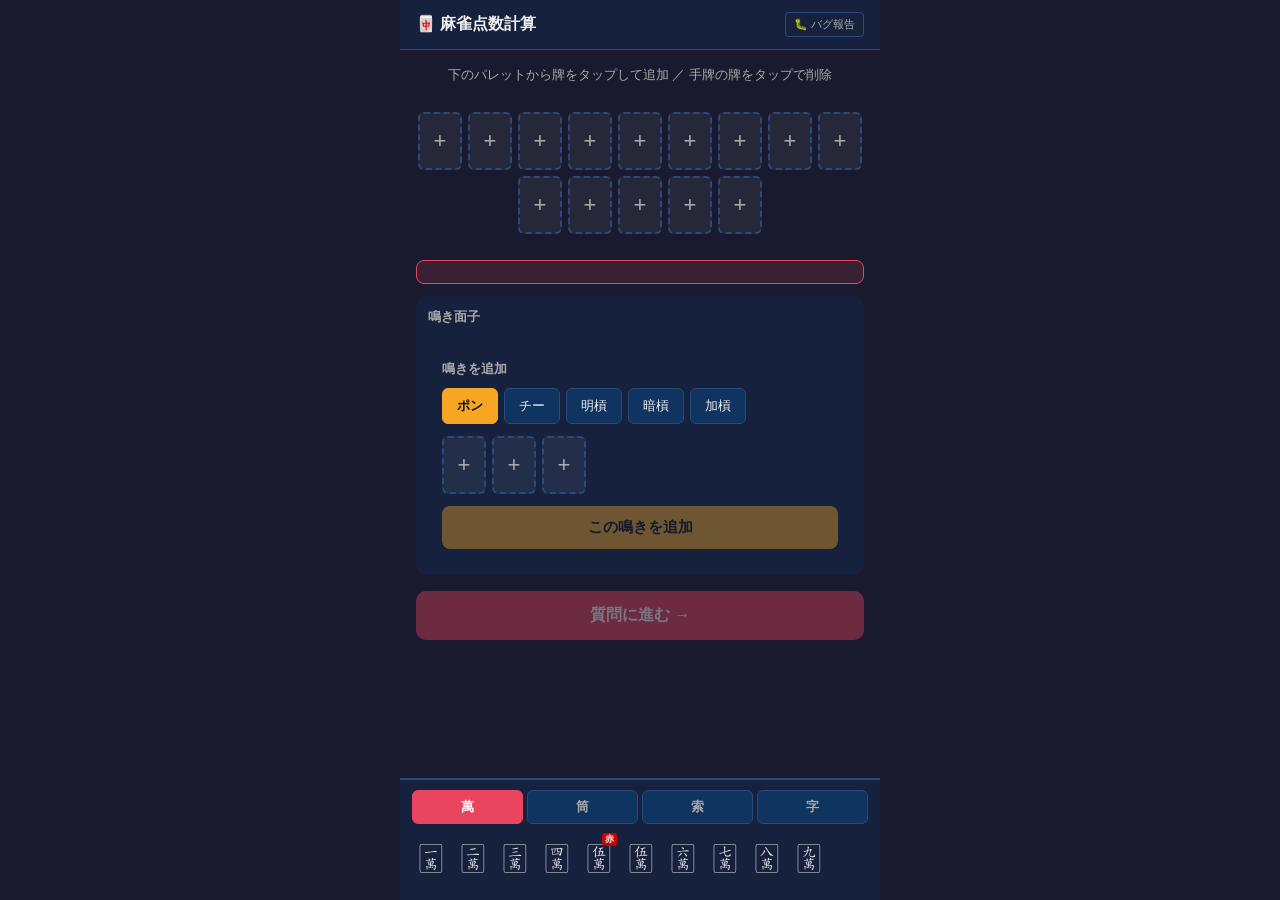
<file: index.html>
<!DOCTYPE html>
<html lang="ja">
<head>
  <meta charset="UTF-8">
  <meta name="viewport" content="width=device-width, initial-scale=1.0, maximum-scale=1.0">
  <title>麻雀点数計算</title>
  <meta name="description" content="手牌を入力するだけで麻雀の点数を瞬時に計算。役・符・支払い内訳まで表示。スマホ対応の無料ウェブアプリ。">
  <meta property="og:title" content="麻雀点数計算">
  <meta property="og:description" content="手牌を入力するだけで点数を瞬時に計算。役・符・支払い内訳まで表示。">
  <meta property="og:type" content="website">
  <meta property="og:url" content="https://maimai-ops.github.io/-mahjong-score/">
  <meta property="og:image" content="https://maimai-ops.github.io/-mahjong-score/icons/ogp.svg">
  <meta property="og:locale" content="ja_JP">
  <meta name="twitter:card" content="summary_large_image">
  <meta name="twitter:title" content="麻雀点数計算">
  <meta name="twitter:description" content="手牌を入力するだけで点数を瞬時に計算。役・符・支払い内訳まで表示。">
  <meta name="twitter:image" content="https://maimai-ops.github.io/-mahjong-score/icons/ogp.svg">
  <link rel="manifest" href="manifest.json">
  <meta name="theme-color" content="#e94560">
  <link rel="apple-touch-icon" href="icons/icon.svg">
  <link rel="stylesheet" href="css/style.css">
</head>
<body>

<!-- ヘッダー -->
<header class="app-header">
  <h1>🀄 麻雀点数計算</h1>
  <a href="https://github.com/maimai-ops/-mahjong-score/issues/new" target="_blank" rel="noopener noreferrer" class="bug-report-btn">🐛 バグ報告</a>
</header>

<!-- ======== 画面1: 手牌入力 ======== -->
<div id="screen-input" class="screen active">
  <p class="hint-text">下のパレットから牌をタップして追加 ／ 手牌の牌をタップで削除</p>

  <div id="hand-grid" class="hand-grid"></div>
  <div id="hand-error" class="error-msg" style="min-height:24px;"></div>

  <!-- 鳴き面子エリア -->
  <div class="meld-area">
    <h3>鳴き面子</h3>
    <div id="meld-list" class="meld-list"></div>

    <!-- 鳴き追加フォーム -->
    <div class="meld-form" style="margin-top:12px;">
      <h3>鳴きを追加</h3>
      <div class="meld-type-select">
        <button class="meld-type-btn active" data-type="pon">ポン</button>
        <button class="meld-type-btn" data-type="chi">チー</button>
        <button class="meld-type-btn" data-type="minkan">明槓</button>
        <button class="meld-type-btn" data-type="ankan">暗槓</button>
        <button class="meld-type-btn" data-type="kakan">加槓</button>
      </div>
      <div id="meld-tile-slots" class="meld-tile-slots"></div>
      <button id="add-meld-btn" class="add-meld-btn" disabled>この鳴きを追加</button>
    </div>
  </div>

  <button id="to-questions-btn" class="primary-btn" disabled>質問に進む →</button>

  <!-- インラインパレット（画面下部固定） -->
  <div id="inline-palette" class="inline-palette">
    <div class="inline-palette-tabs">
      <button class="inline-suit-tab active" data-isuit="m">萬</button>
      <button class="inline-suit-tab" data-isuit="p">筒</button>
      <button class="inline-suit-tab" data-isuit="s">索</button>
      <button class="inline-suit-tab" data-isuit="z">字</button>
    </div>
    <div id="inline-palette-grid" class="inline-palette-grid"></div>
  </div>
</div>

<!-- ======== 画面2: 質問フロー ======== -->
<div id="screen-questions" class="screen">
  <div class="progress-bar"><div id="progress-fill" class="progress-fill" style="width:0%"></div></div>
  <p id="step-label" class="hint-text">1 / 7</p>

  <!-- Q1: 和了牌 -->
  <div id="q-win-tile" class="question-card q-panel">
    <p class="question-step">Q1</p>
    <h2>和了牌はどれですか？</h2>
    <div id="win-tile-area" class="win-tile-select"></div>
  </div>

  <!-- Q2: ツモ/ロン -->
  <div id="q-tsumo-ron" class="question-card q-panel">
    <p class="question-step">Q2</p>
    <h2>ツモ和了ですか？ロン和了ですか？</h2>
    <div class="options-grid">
      <button class="option-btn" data-tsumo="true">ツモ</button>
      <button class="option-btn" data-tsumo="false">ロン</button>
    </div>
  </div>

  <!-- Q3: 親/子・自風・場風 -->
  <div id="q-seat" class="question-card q-panel">
    <p class="question-step">Q3</p>
    <h2>立場と風を教えてください</h2>
    <p class="section-title">親 / 子</p>
    <div class="options-grid">
      <button class="option-btn" data-dealer="true">親</button>
      <button class="option-btn" data-dealer="false">子</button>
    </div>
    <p class="section-title">自風</p>
    <div class="options-grid" style="grid-template-columns:1fr 1fr 1fr 1fr">
      <button class="option-btn" data-seat="1z">東</button>
      <button class="option-btn" data-seat="2z">南</button>
      <button class="option-btn" data-seat="3z">西</button>
      <button class="option-btn" data-seat="4z">北</button>
    </div>
    <p class="section-title">場風</p>
    <div class="options-grid" style="grid-template-columns:1fr 1fr 1fr 1fr">
      <button class="option-btn" data-round="1z">東場</button>
      <button class="option-btn" data-round="2z">南場</button>
      <button class="option-btn" data-round="3z">西場</button>
      <button class="option-btn" data-round="4z">北場</button>
    </div>
  </div>

  <!-- Q4: リーチ・一発 -->
  <div id="q-riichi" class="question-card q-panel">
    <p class="question-step">Q4</p>
    <h2>リーチ状況を教えてください</h2>
    <div class="options-grid three">
      <button class="option-btn selected" data-riichi="none">なし</button>
      <button class="option-btn" data-riichi="riichi">リーチ</button>
      <button class="option-btn" data-riichi="double">ダブルリーチ</button>
    </div>
    <p class="section-title">一発</p>
    <div class="options-grid">
      <button class="option-btn selected" data-ippatsu="false">なし</button>
      <button class="option-btn" data-ippatsu="true">一発あり</button>
    </div>
  </div>

  <!-- Q5: ドラ表示牌 -->
  <div id="q-dora" class="question-card q-panel">
    <p class="question-step">Q5</p>
    <h2>ドラ表示牌を入力してください</h2>
    <p class="section-title">ドラ表示牌（通常ドラ）</p>
    <div id="dora-slots" class="dora-indicators"></div>
    <div id="ura-dora-section" style="display:none">
      <p class="section-title">裏ドラ表示牌</p>
      <div id="ura-dora-slots" class="dora-indicators"></div>
    </div>
    <p class="section-title" style="margin-top:16px;">本場（積み棒）</p>
    <div style="display:flex;align-items:center;gap:8px;margin-top:4px">
      <input id="honba-input" type="number" min="0" max="20" value="0"
        style="width:70px;padding:8px;background:var(--card);border:1px solid var(--border);color:var(--text);border-radius:6px;font-size:16px;text-align:center">
      <span style="font-size:14px;color:var(--text-muted)">本場</span>
    </div>
  </div>

  <!-- Q6: 鳴き確認 -->
  <div id="q-melds" class="question-card q-panel">
    <p class="question-step">Q6</p>
    <h2>鳴きはありましたか？</h2>
    <div class="options-grid">
      <button class="option-btn" data-has-melds="false">門前（鳴きなし）</button>
      <button class="option-btn" data-has-melds="true">鳴きあり</button>
    </div>
    <div id="melds-confirm-area" style="margin-top:12px"></div>
    <p style="font-size:12px;color:var(--text-muted);margin-top:10px;">
      ※鳴き面子は手牌入力画面で登録します。手牌入力に戻って追加できます。
    </p>
  </div>

  <!-- Q7: 特殊状況 -->
  <div id="q-special" class="question-card q-panel">
    <p class="question-step">Q7</p>
    <h2>特殊な和了状況はありますか？</h2>
    <div class="options-grid" style="grid-template-columns:1fr 1fr">
      <button class="option-btn selected" data-special="none">なし</button>
      <button class="option-btn" data-special="haitei">海底（最後のツモ）</button>
      <button class="option-btn" data-special="houtei">河底（最後のロン）</button>
      <button class="option-btn" data-special="rinshan">嶺上開花</button>
      <button class="option-btn" data-special="chankan">槍槓</button>
    </div>
  </div>

  <!-- ナビ -->
  <div style="display:flex;gap:8px;margin-top:16px">
    <button id="q-back-btn" class="secondary-btn" style="width:auto;padding:12px 20px;">← 戻る</button>
    <button id="q-next-btn" class="primary-btn" style="margin-top:0;flex:1" disabled>次へ</button>
  </div>
</div>

<!-- ======== 画面3: 結果 ======== -->
<div id="screen-result" class="screen">
  <div id="result-container"></div>
  <button id="restart-btn" class="secondary-btn">もう一度計算する</button>
</div>

<!-- ======== 牌ピッカー（全画面共通） ======== -->
<div id="tile-picker-overlay" class="tile-picker-overlay">
  <div class="tile-picker">
    <div class="tile-picker-header">
      <h2 id="picker-title">牌を選んでください</h2>
      <button id="picker-close" class="close-btn">×</button>
    </div>
    <div class="tile-picker-tabs">
      <button class="suit-tab tab-btn active" data-suit="m">萬子</button>
      <button class="suit-tab tab-btn" data-suit="p">筒子</button>
      <button class="suit-tab tab-btn" data-suit="s">索子</button>
      <button class="suit-tab tab-btn" data-suit="z">字牌</button>
    </div>
    <div id="picker-grid" class="tile-picker-grid"></div>
  </div>
</div>

<script type="module" src="js/app.js"></script>
<script>
  if ('serviceWorker' in navigator) {
    navigator.serviceWorker.register('./sw.js');
  }
</script>
</body>
</html>
</file>
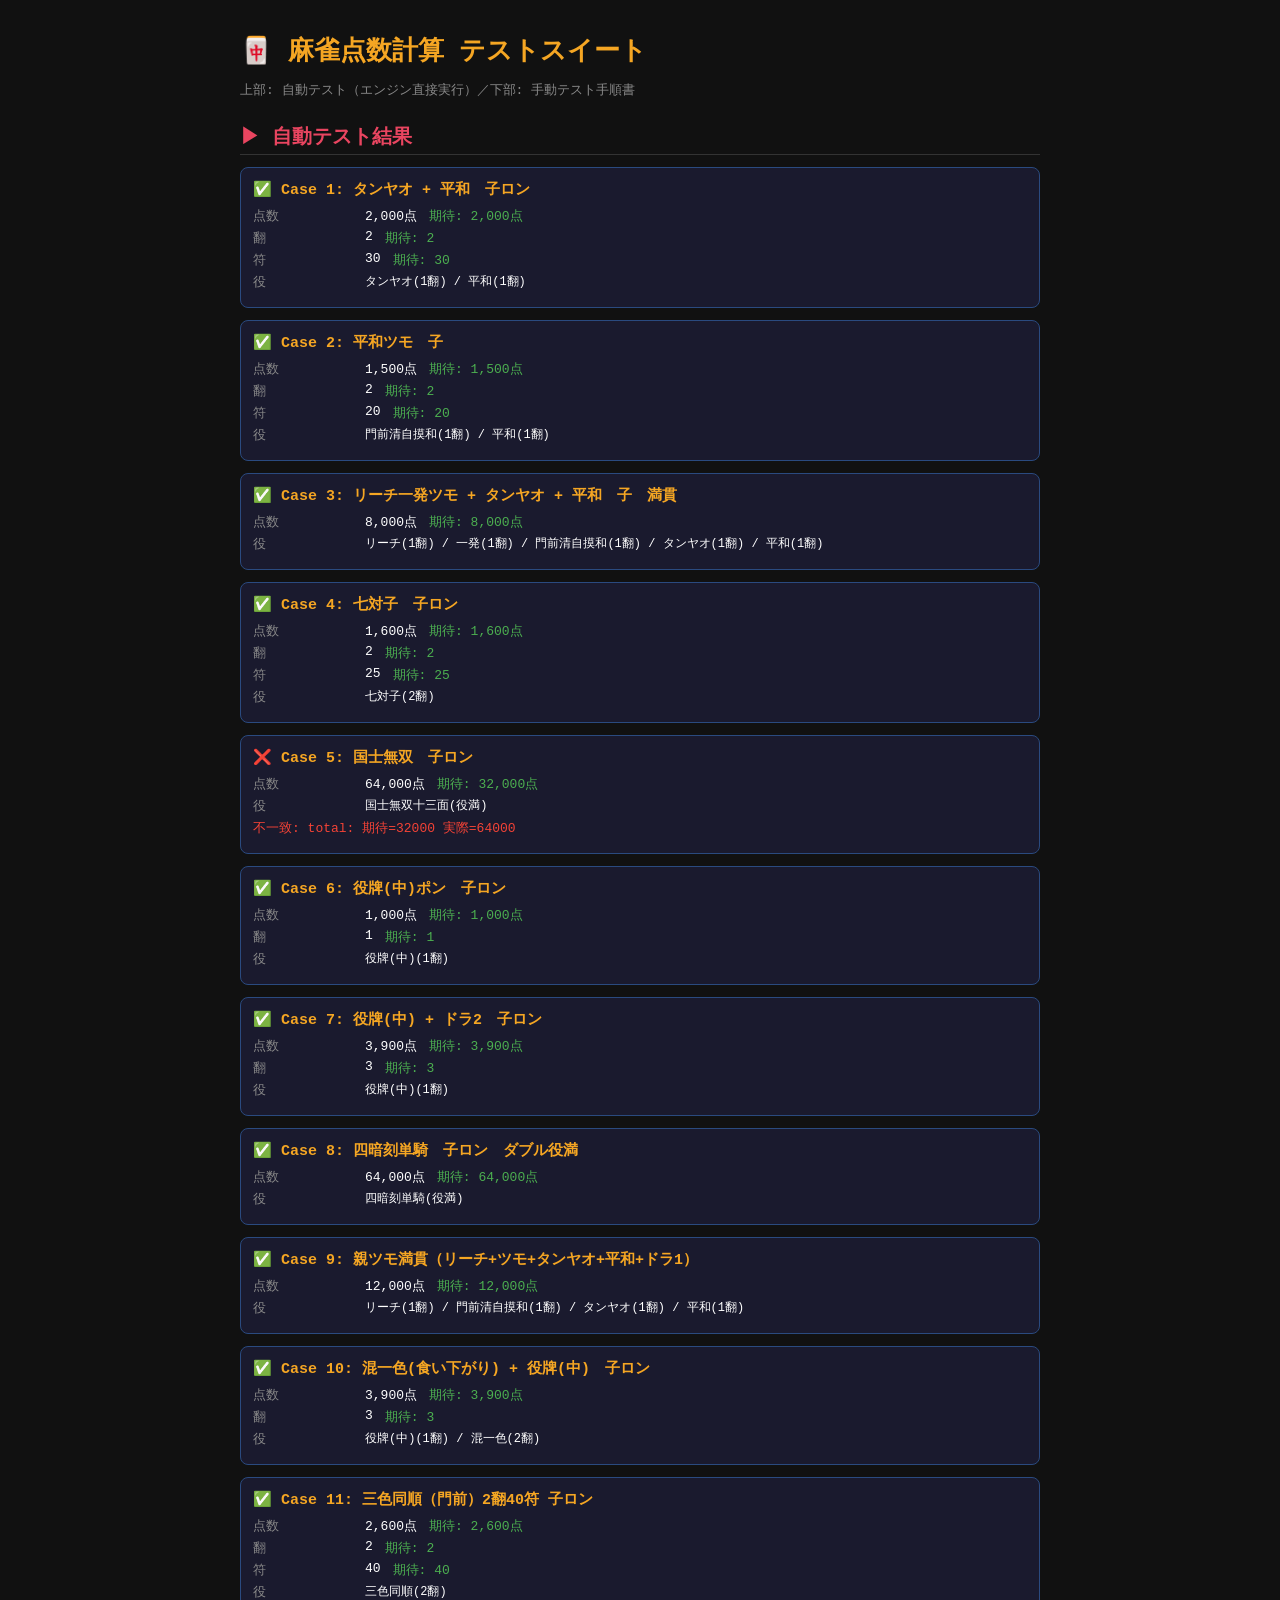
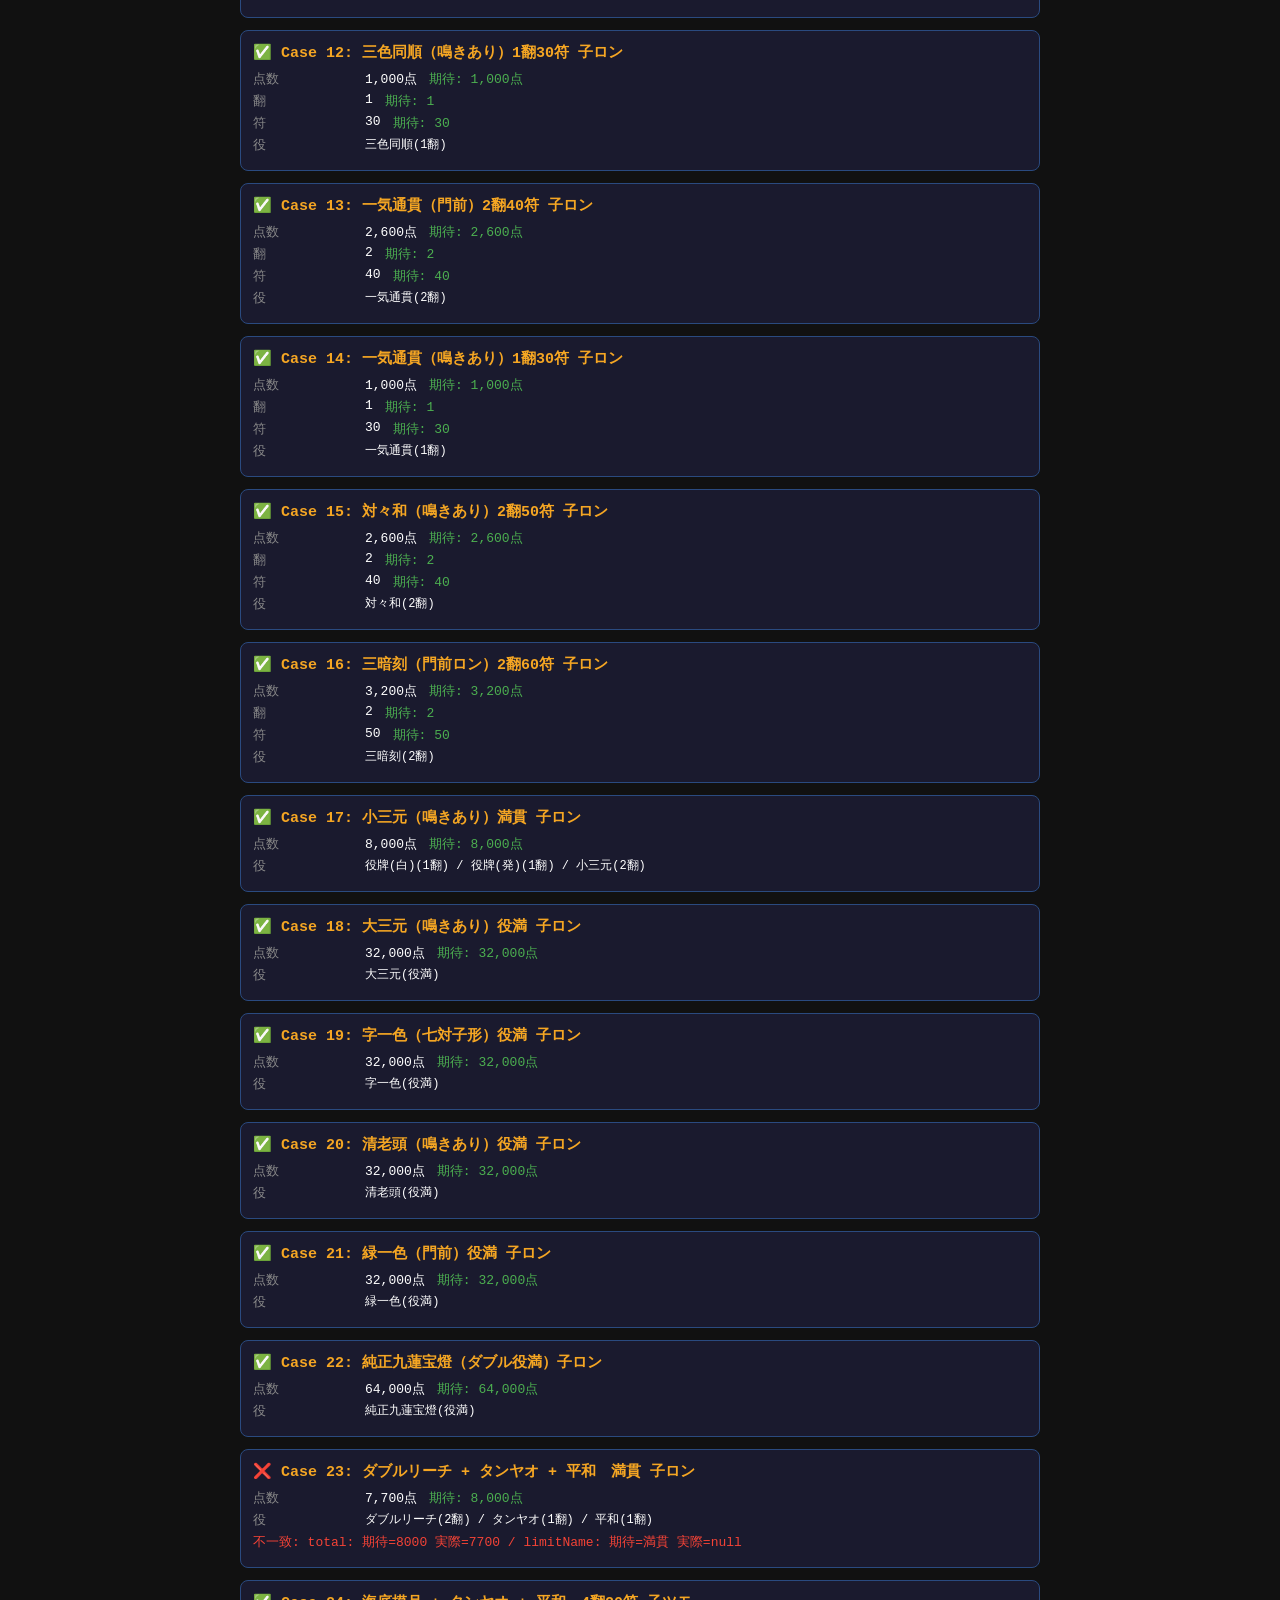
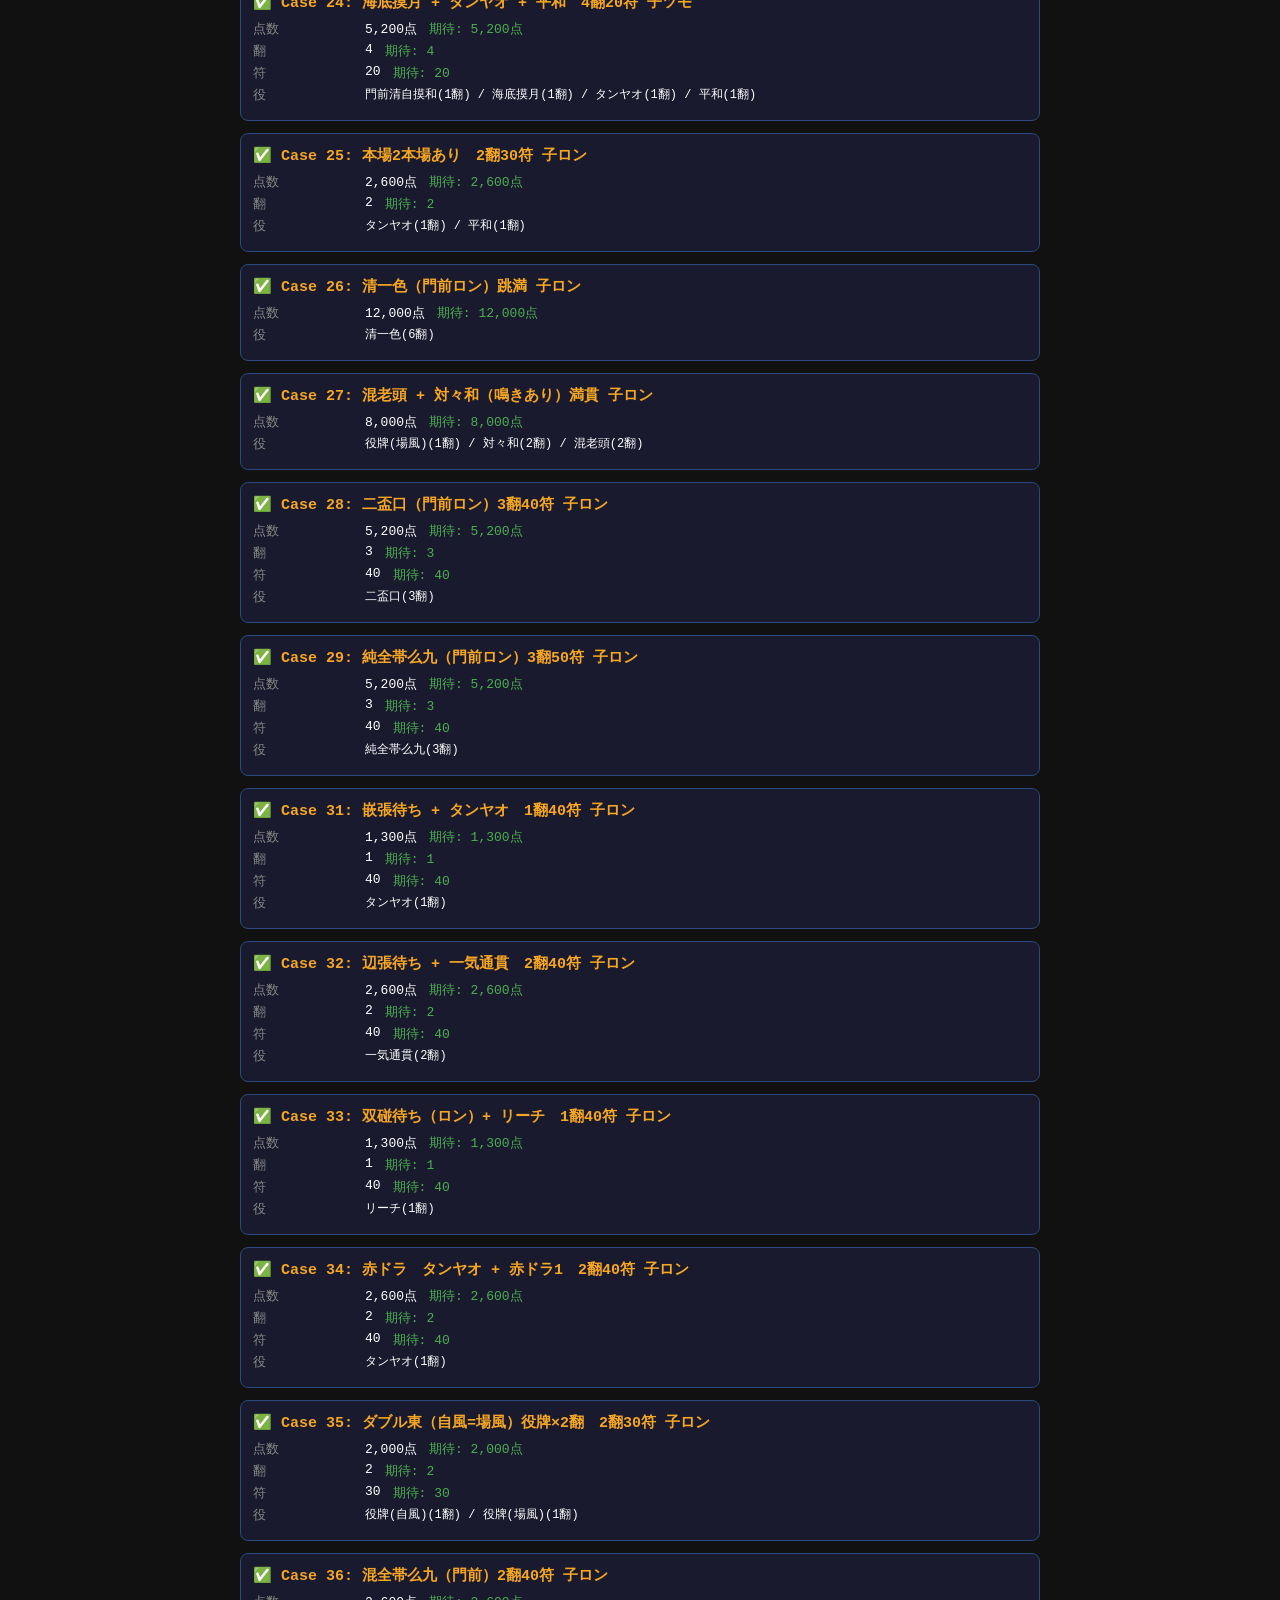
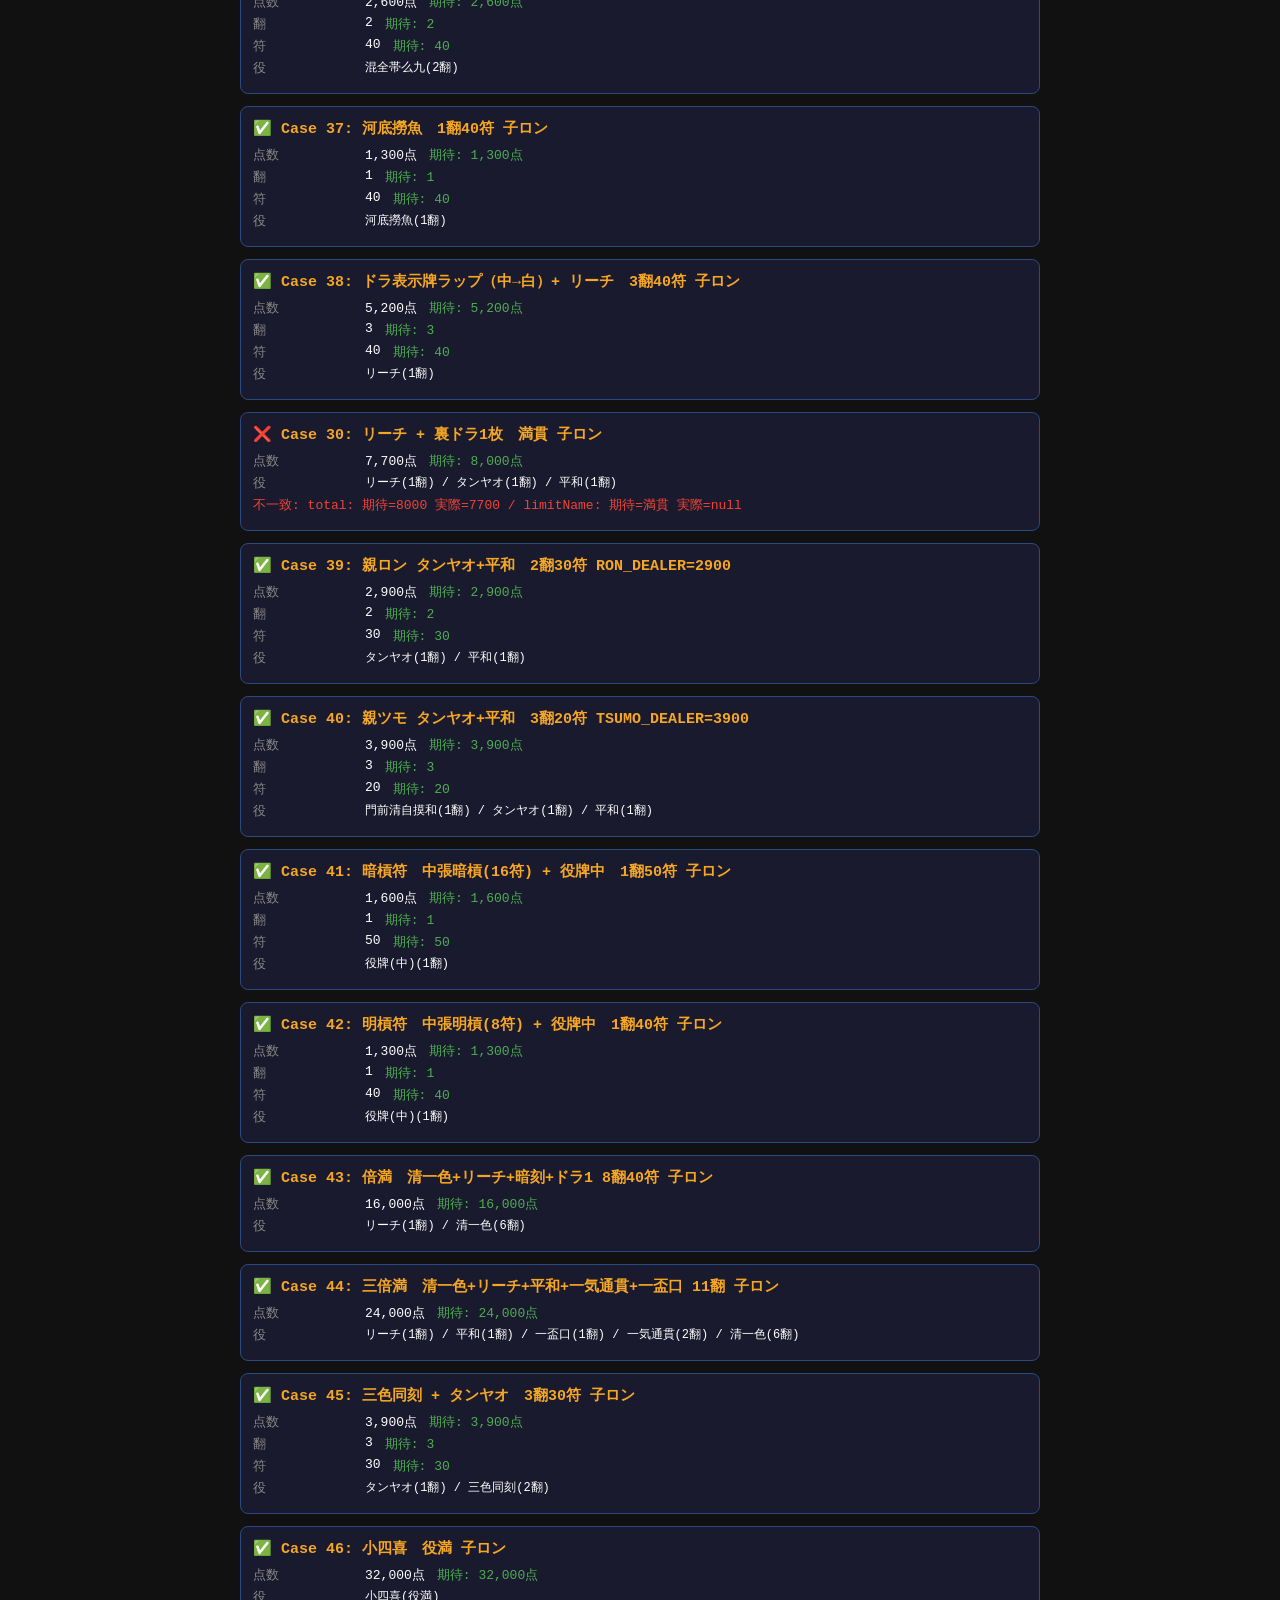
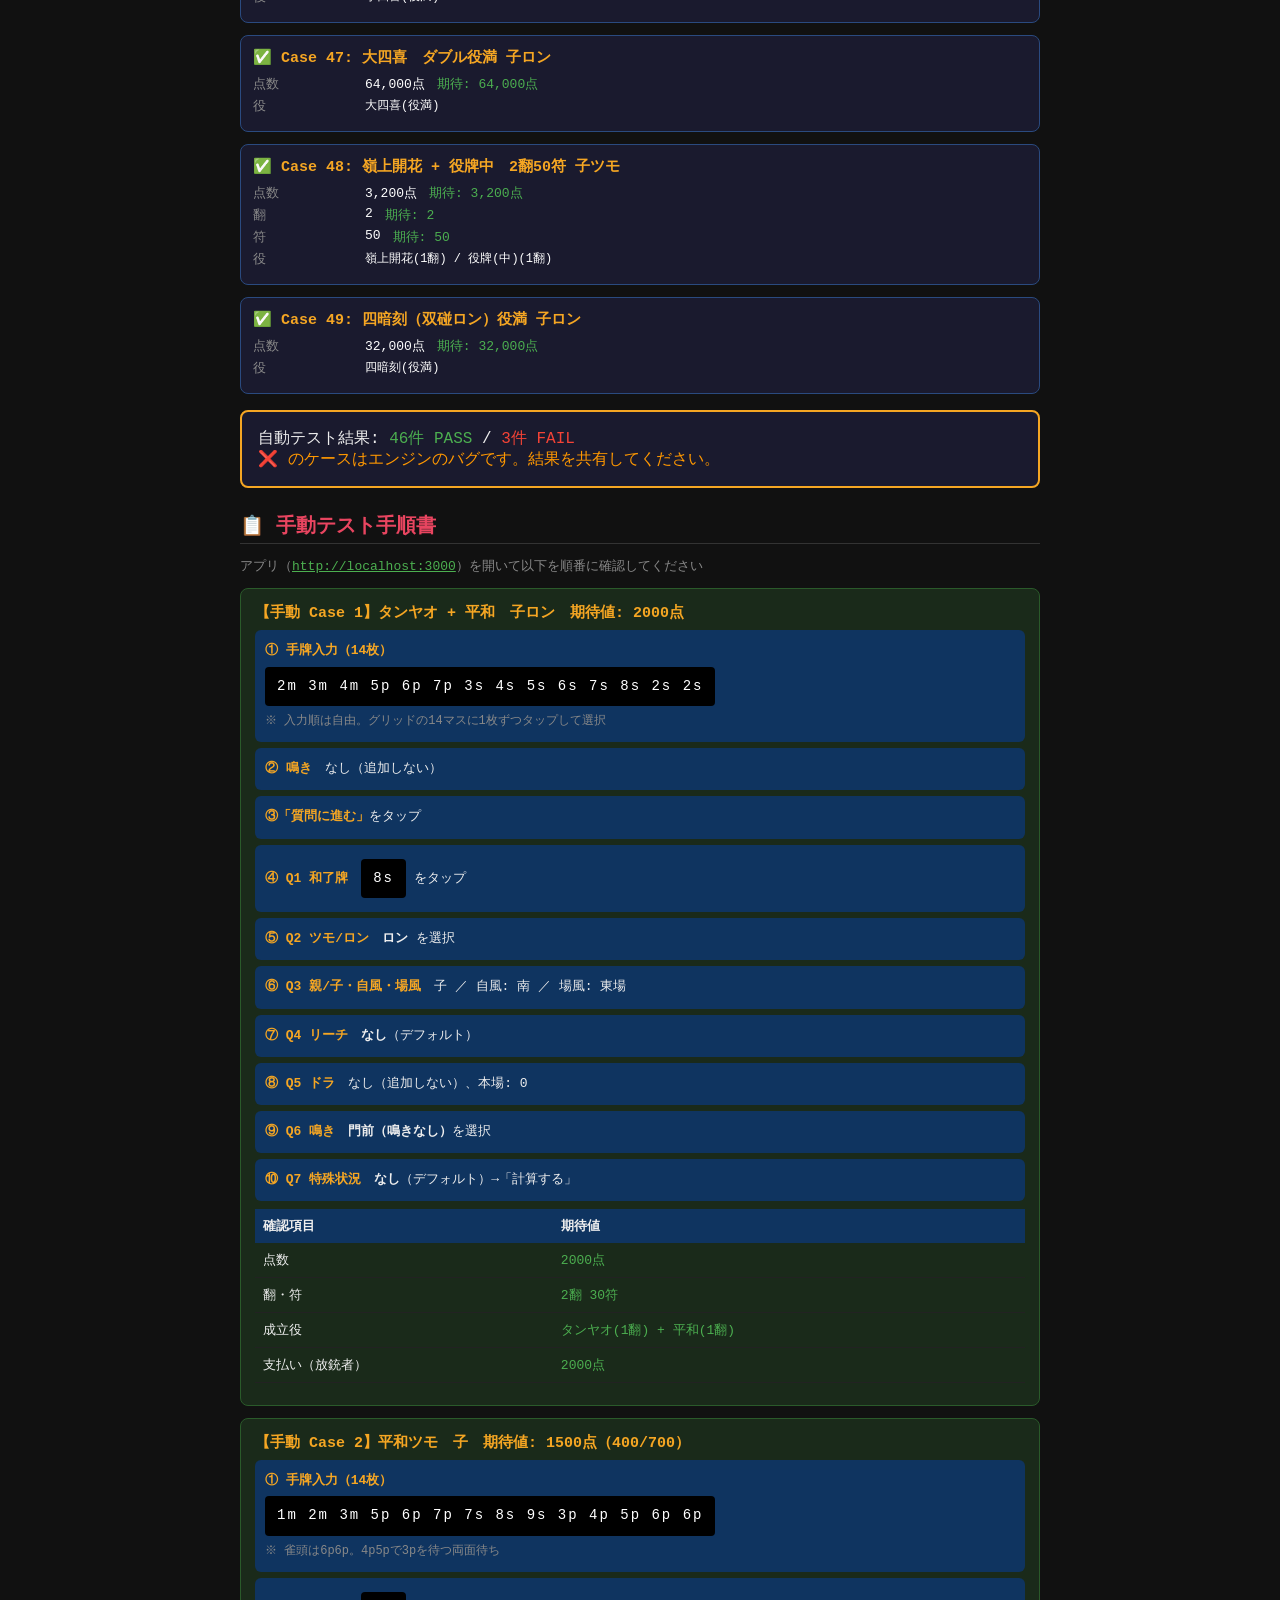
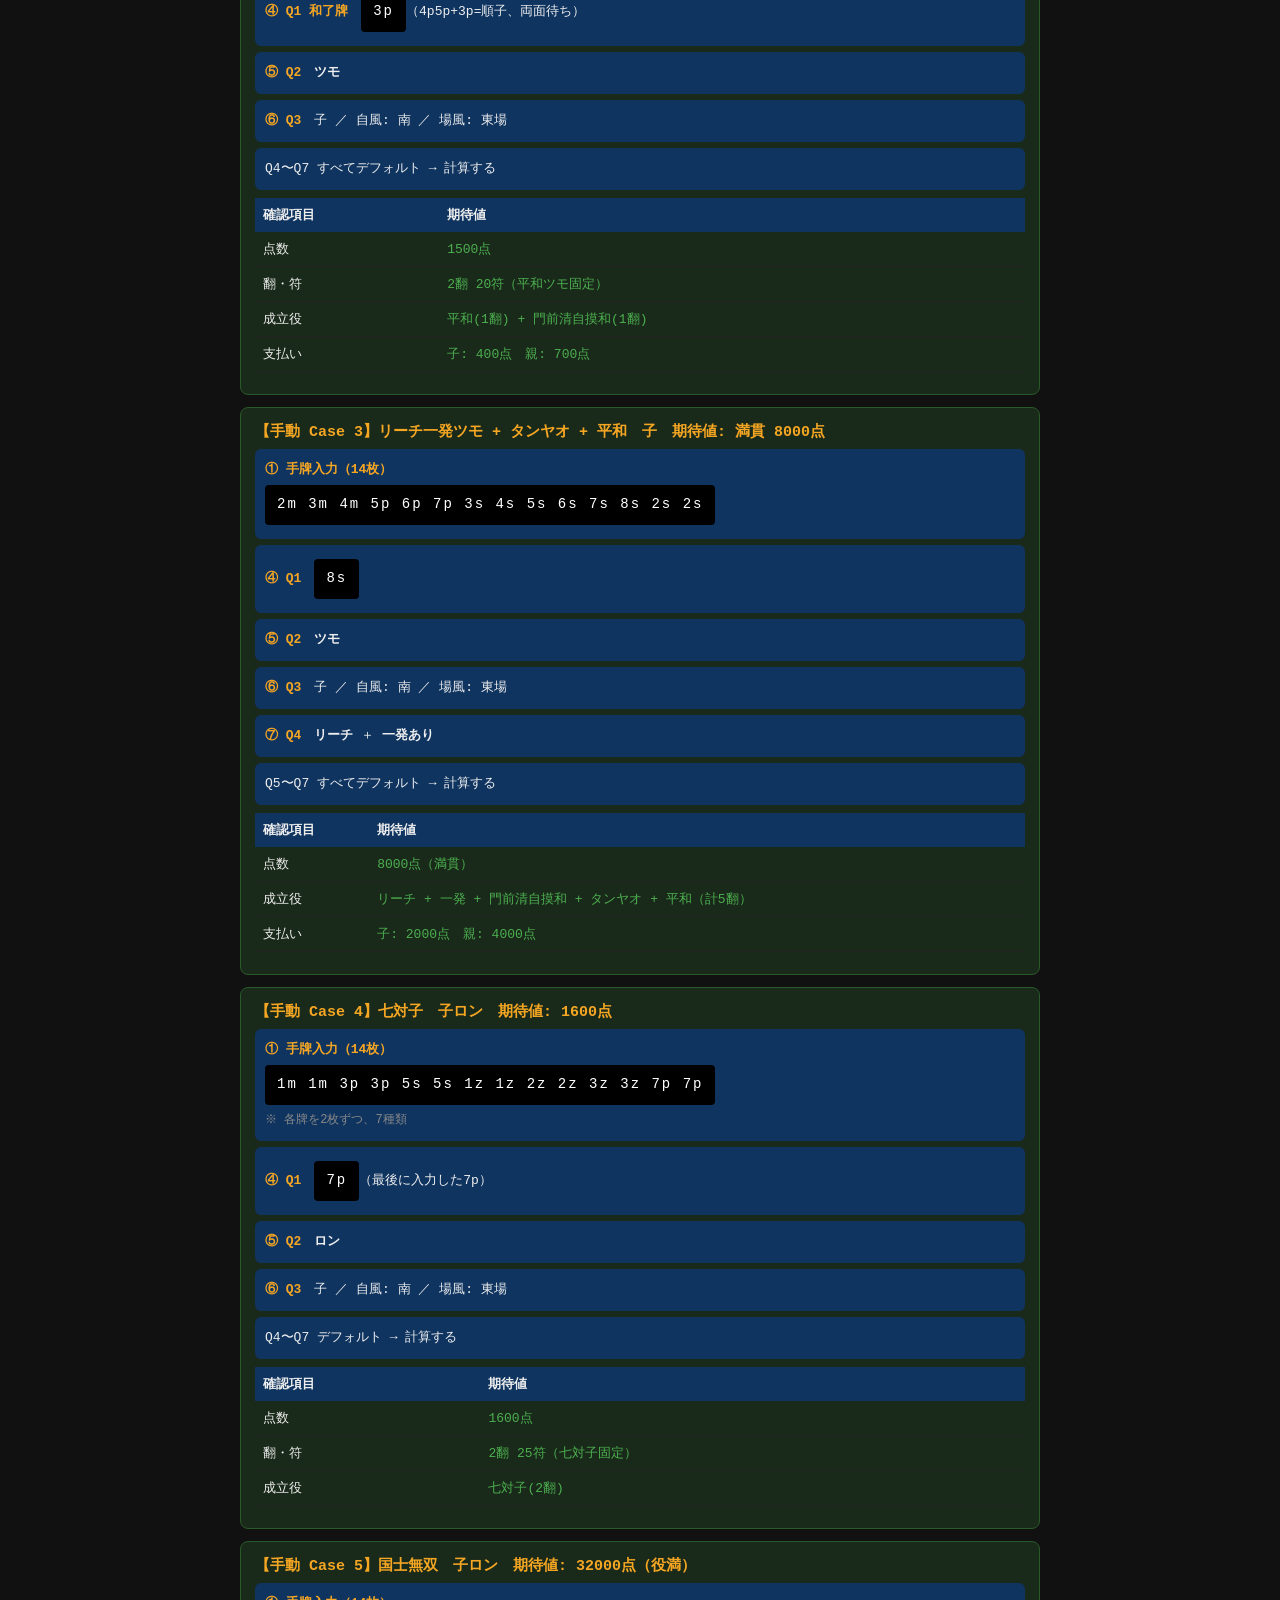
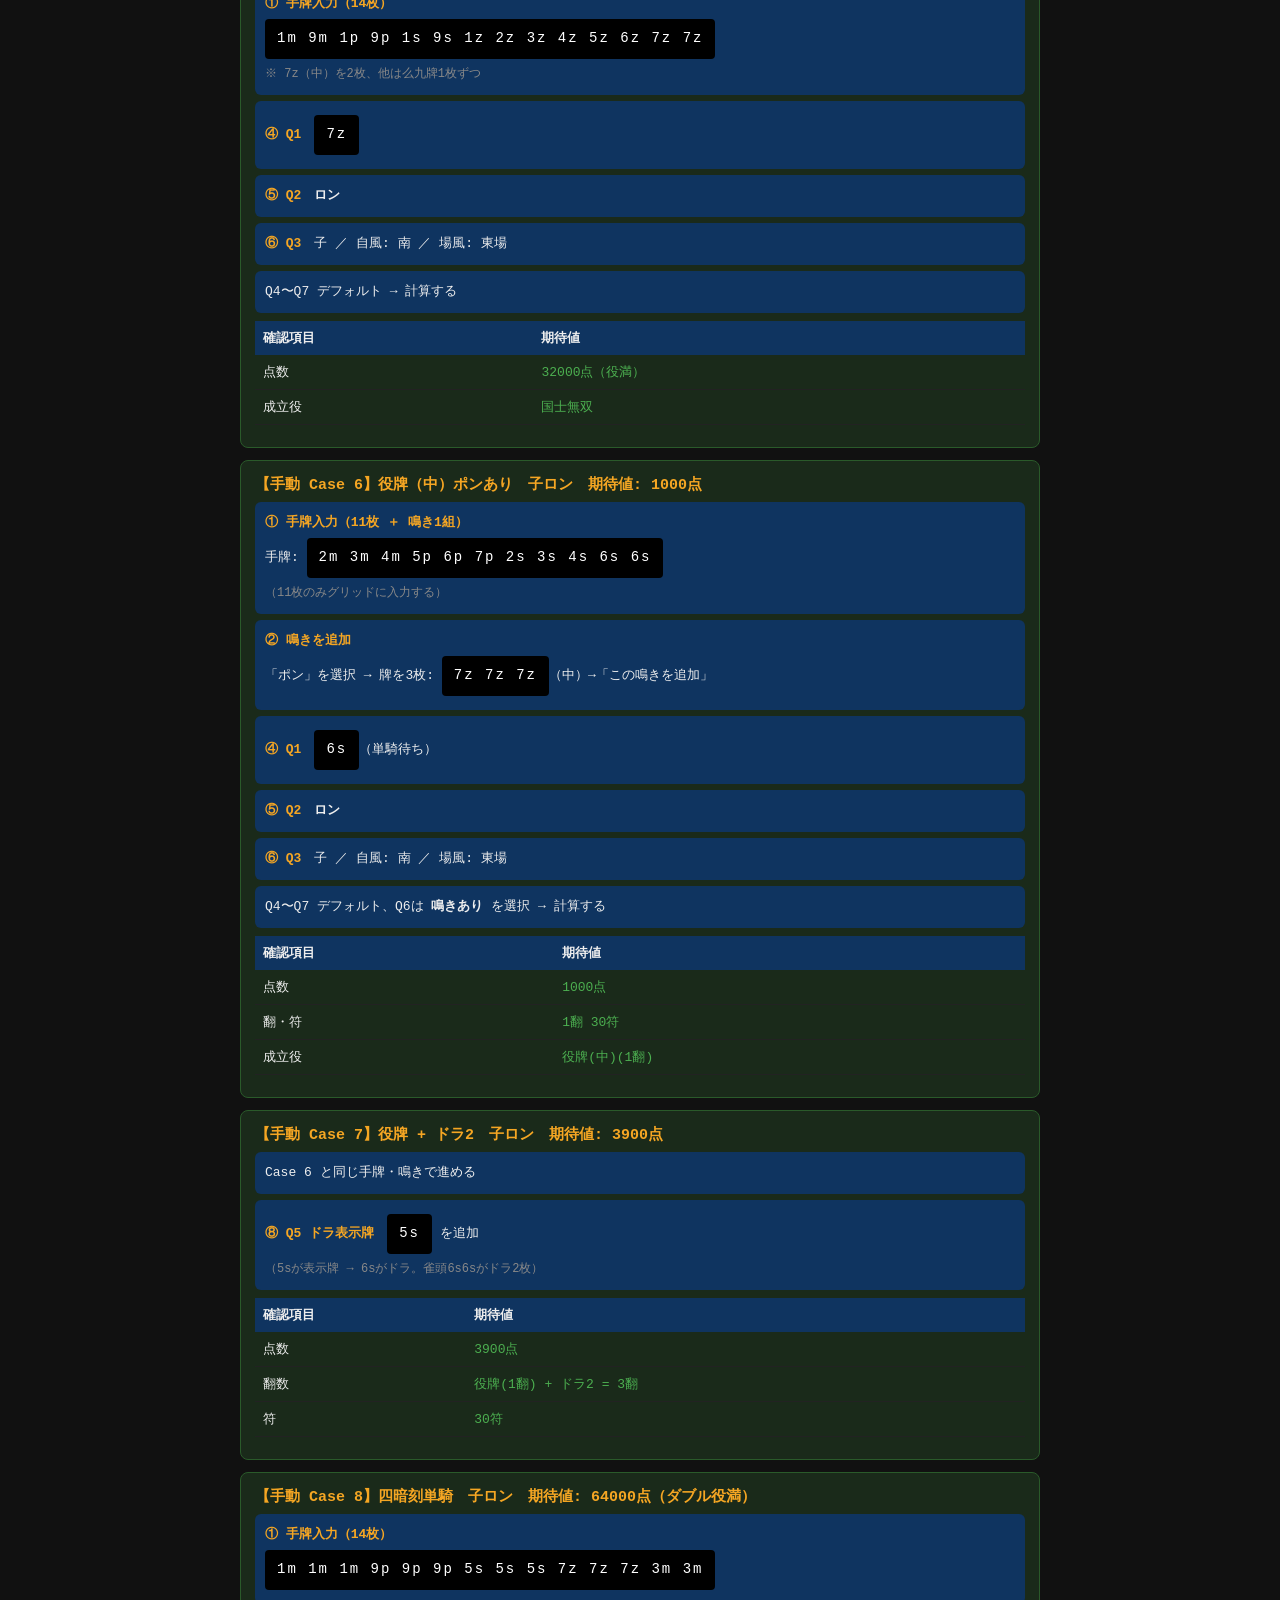
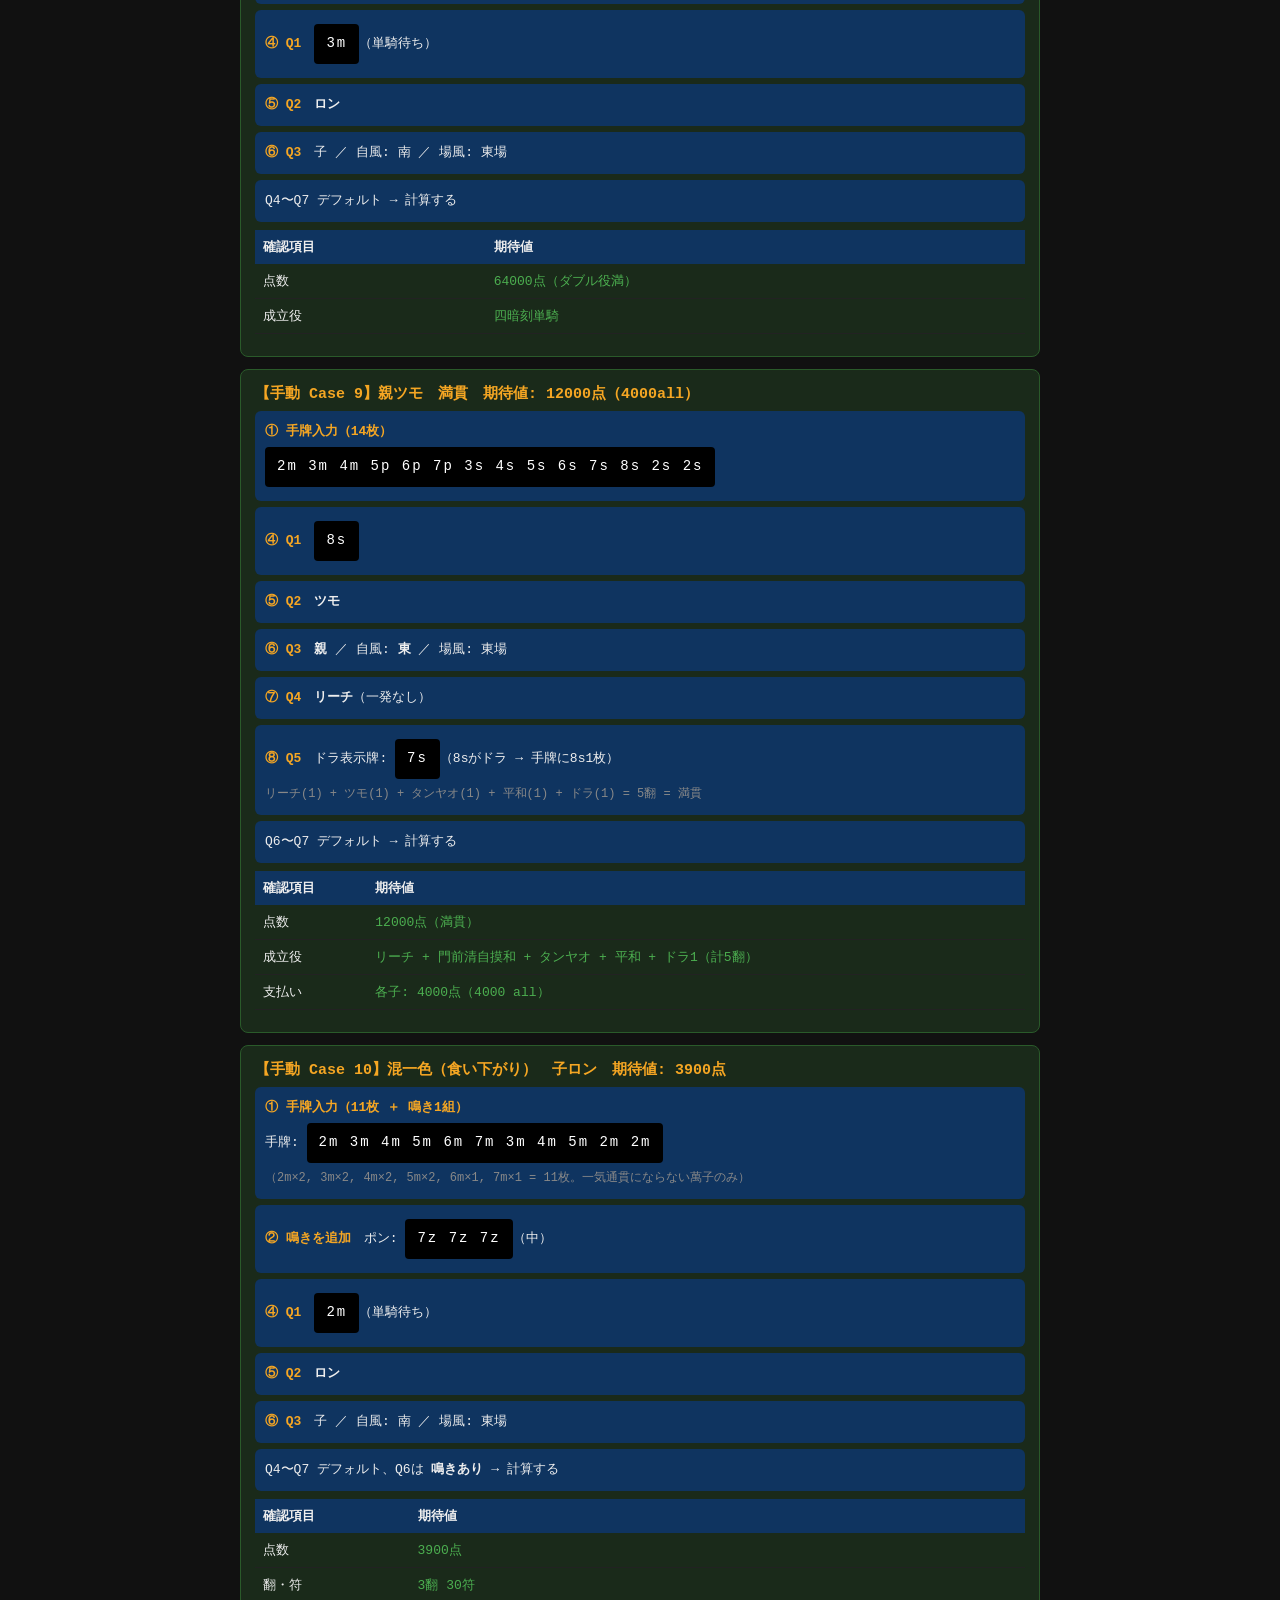
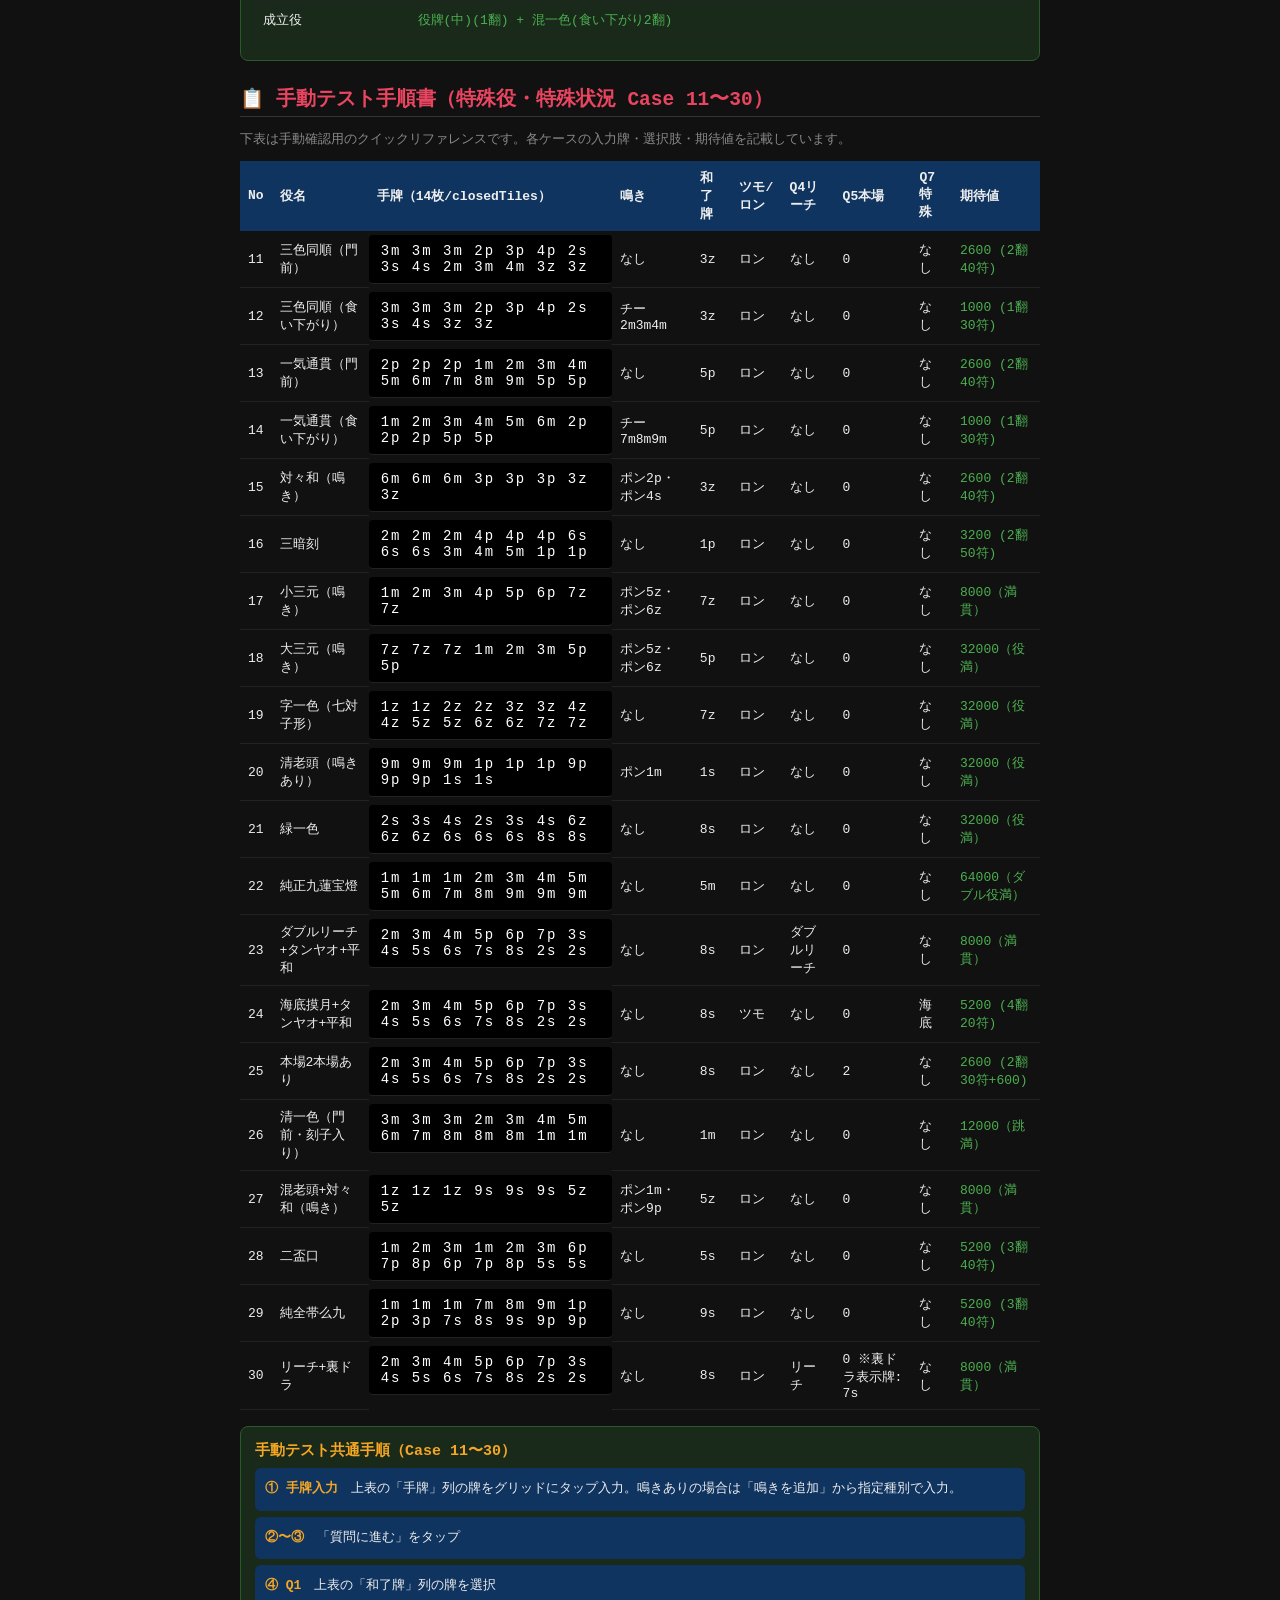
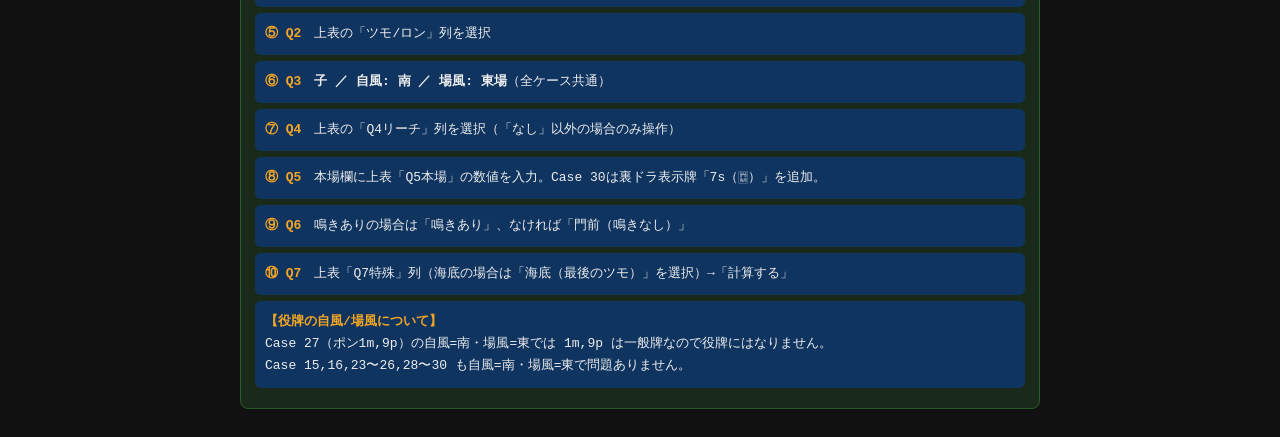
<file: test.html>
<!DOCTYPE html>
<html lang="ja">
<head>
  <meta charset="UTF-8">
  <meta name="viewport" content="width=device-width, initial-scale=1.0">
  <title>麻雀点数計算 テスト</title>
  <style>
    body { font-family: monospace; background: #111; color: #eee; padding: 16px; max-width: 800px; margin: 0 auto; }
    h1 { color: #f5a623; margin-bottom: 8px; }
    h2 { color: #e94560; margin: 24px 0 8px; border-bottom: 1px solid #333; padding-bottom: 4px; }
    h3 { color: #aaa; margin: 16px 0 6px; }
    .pass { color: #4caf50; }
    .fail { color: #f44336; }
    .warn { color: #ff9800; }
    .case { background: #1a1a2e; border: 1px solid #2a4a7f; border-radius: 8px; padding: 12px; margin: 12px 0; }
    .case-title { font-size: 15px; font-weight: bold; margin-bottom: 8px; color: #f5a623; }
    .result-row { display: flex; gap: 12px; margin: 4px 0; font-size: 13px; }
    .label { color: #888; min-width: 100px; }
    .value { color: #fff; }
    .expected { color: #4caf50; }
    .actual-pass { color: #4caf50; font-weight: bold; }
    .actual-fail { color: #f44336; font-weight: bold; }
    .step { background: #0f3460; border-radius: 6px; padding: 10px; margin: 6px 0; font-size: 13px; line-height: 1.7; }
    .step .num { color: #f5a623; font-weight: bold; }
    .tile-list { background: #000; color: #fff; padding: 8px 12px; border-radius: 4px; font-size: 14px; letter-spacing: 2px; margin: 4px 0; display: inline-block; }
    .summary { background: #1a1a2e; border: 2px solid #f5a623; border-radius: 8px; padding: 16px; margin: 16px 0; font-size: 16px; }
    table { border-collapse: collapse; width: 100%; margin: 8px 0; font-size: 13px; }
    th { background: #0f3460; padding: 8px; text-align: left; }
    td { padding: 8px; border-bottom: 1px solid #222; }
    .note { color: #888; font-size: 12px; margin-top: 4px; }
    .section-manual { background: #1a2a1a; border: 1px solid #2a5a2a; border-radius: 8px; padding: 14px; margin: 12px 0; }
  </style>
</head>
<body>

<h1>🀄 麻雀点数計算 テストスイート</h1>
<p style="color:#888;font-size:13px;">上部: 自動テスト（エンジン直接実行）／下部: 手動テスト手順書</p>

<h2>▶ 自動テスト結果</h2>
<div id="auto-results">実行中...</div>
<div id="summary" class="summary" style="display:none"></div>

<h2>📋 手動テスト手順書</h2>
<p style="color:#888;font-size:13px;">アプリ（<a href="http://localhost:3000" style="color:#4caf50">http://localhost:3000</a>）を開いて以下を順番に確認してください</p>

<!-- ===== ケース1 ===== -->
<div class="section-manual">
  <div class="case-title">【手動 Case 1】タンヤオ + 平和　子ロン　期待値: 2000点</div>
  <div class="step">
    <span class="num">① 手牌入力（14枚）</span><br>
    <span class="tile-list">2m 3m 4m 5p 6p 7p 3s 4s 5s 6s 7s 8s 2s 2s</span><br>
    <span class="note">※ 入力順は自由。グリッドの14マスに1枚ずつタップして選択</span>
  </div>
  <div class="step">
    <span class="num">② 鳴き</span>　なし（追加しない）
  </div>
  <div class="step">
    <span class="num">③「質問に進む」</span>をタップ
  </div>
  <div class="step">
    <span class="num">④ Q1 和了牌</span>　<span class="tile-list">8s</span> をタップ
  </div>
  <div class="step">
    <span class="num">⑤ Q2 ツモ/ロン</span>　<b>ロン</b> を選択
  </div>
  <div class="step">
    <span class="num">⑥ Q3 親/子・自風・場風</span>　子 ／ 自風: 南 ／ 場風: 東場
  </div>
  <div class="step">
    <span class="num">⑦ Q4 リーチ</span>　<b>なし</b>（デフォルト）
  </div>
  <div class="step">
    <span class="num">⑧ Q5 ドラ</span>　なし（追加しない）、本場: 0
  </div>
  <div class="step">
    <span class="num">⑨ Q6 鳴き</span>　<b>門前（鳴きなし）</b>を選択
  </div>
  <div class="step">
    <span class="num">⑩ Q7 特殊状況</span>　<b>なし</b>（デフォルト）→「計算する」
  </div>
  <table>
    <tr><th>確認項目</th><th>期待値</th></tr>
    <tr><td>点数</td><td class="expected">2000点</td></tr>
    <tr><td>翻・符</td><td class="expected">2翻 30符</td></tr>
    <tr><td>成立役</td><td class="expected">タンヤオ(1翻) + 平和(1翻)</td></tr>
    <tr><td>支払い（放銃者）</td><td class="expected">2000点</td></tr>
  </table>
</div>

<!-- ===== ケース2 ===== -->
<div class="section-manual">
  <div class="case-title">【手動 Case 2】平和ツモ　子　期待値: 1500点（400/700）</div>
  <div class="step">
    <span class="num">① 手牌入力（14枚）</span><br>
    <span class="tile-list">1m 2m 3m 5p 6p 7p 7s 8s 9s 3p 4p 5p 6p 6p</span><br>
    <span class="note">※ 雀頭は6p6p。4p5pで3pを待つ両面待ち</span>
  </div>
  <div class="step">
    <span class="num">④ Q1 和了牌</span>　<span class="tile-list">3p</span>（4p5p+3p=順子、両面待ち）
  </div>
  <div class="step"><span class="num">⑤ Q2</span>　<b>ツモ</b></div>
  <div class="step"><span class="num">⑥ Q3</span>　子 ／ 自風: 南 ／ 場風: 東場</div>
  <div class="step">Q4〜Q7 すべてデフォルト → 計算する</div>
  <table>
    <tr><th>確認項目</th><th>期待値</th></tr>
    <tr><td>点数</td><td class="expected">1500点</td></tr>
    <tr><td>翻・符</td><td class="expected">2翻 20符（平和ツモ固定）</td></tr>
    <tr><td>成立役</td><td class="expected">平和(1翻) + 門前清自摸和(1翻)</td></tr>
    <tr><td>支払い</td><td class="expected">子: 400点　親: 700点</td></tr>
  </table>
</div>

<!-- ===== ケース3 ===== -->
<div class="section-manual">
  <div class="case-title">【手動 Case 3】リーチ一発ツモ + タンヤオ + 平和　子　期待値: 満貫 8000点</div>
  <div class="step">
    <span class="num">① 手牌入力（14枚）</span><br>
    <span class="tile-list">2m 3m 4m 5p 6p 7p 3s 4s 5s 6s 7s 8s 2s 2s</span>
  </div>
  <div class="step"><span class="num">④ Q1</span>　<span class="tile-list">8s</span></div>
  <div class="step"><span class="num">⑤ Q2</span>　<b>ツモ</b></div>
  <div class="step"><span class="num">⑥ Q3</span>　子 ／ 自風: 南 ／ 場風: 東場</div>
  <div class="step"><span class="num">⑦ Q4</span>　<b>リーチ</b> ＋ <b>一発あり</b></div>
  <div class="step">Q5〜Q7 すべてデフォルト → 計算する</div>
  <table>
    <tr><th>確認項目</th><th>期待値</th></tr>
    <tr><td>点数</td><td class="expected">8000点（満貫）</td></tr>
    <tr><td>成立役</td><td class="expected">リーチ + 一発 + 門前清自摸和 + タンヤオ + 平和（計5翻）</td></tr>
    <tr><td>支払い</td><td class="expected">子: 2000点　親: 4000点</td></tr>
  </table>
</div>

<!-- ===== ケース4 ===== -->
<div class="section-manual">
  <div class="case-title">【手動 Case 4】七対子　子ロン　期待値: 1600点</div>
  <div class="step">
    <span class="num">① 手牌入力（14枚）</span><br>
    <span class="tile-list">1m 1m 3p 3p 5s 5s 1z 1z 2z 2z 3z 3z 7p 7p</span><br>
    <span class="note">※ 各牌を2枚ずつ、7種類</span>
  </div>
  <div class="step"><span class="num">④ Q1</span>　<span class="tile-list">7p</span>（最後に入力した7p）</div>
  <div class="step"><span class="num">⑤ Q2</span>　<b>ロン</b></div>
  <div class="step"><span class="num">⑥ Q3</span>　子 ／ 自風: 南 ／ 場風: 東場</div>
  <div class="step">Q4〜Q7 デフォルト → 計算する</div>
  <table>
    <tr><th>確認項目</th><th>期待値</th></tr>
    <tr><td>点数</td><td class="expected">1600点</td></tr>
    <tr><td>翻・符</td><td class="expected">2翻 25符（七対子固定）</td></tr>
    <tr><td>成立役</td><td class="expected">七対子(2翻)</td></tr>
  </table>
</div>

<!-- ===== ケース5 ===== -->
<div class="section-manual">
  <div class="case-title">【手動 Case 5】国士無双　子ロン　期待値: 32000点（役満）</div>
  <div class="step">
    <span class="num">① 手牌入力（14枚）</span><br>
    <span class="tile-list">1m 9m 1p 9p 1s 9s 1z 2z 3z 4z 5z 6z 7z 7z</span><br>
    <span class="note">※ 7z（中）を2枚、他は么九牌1枚ずつ</span>
  </div>
  <div class="step"><span class="num">④ Q1</span>　<span class="tile-list">7z</span></div>
  <div class="step"><span class="num">⑤ Q2</span>　<b>ロン</b></div>
  <div class="step"><span class="num">⑥ Q3</span>　子 ／ 自風: 南 ／ 場風: 東場</div>
  <div class="step">Q4〜Q7 デフォルト → 計算する</div>
  <table>
    <tr><th>確認項目</th><th>期待値</th></tr>
    <tr><td>点数</td><td class="expected">32000点（役満）</td></tr>
    <tr><td>成立役</td><td class="expected">国士無双</td></tr>
  </table>
</div>

<!-- ===== ケース6 ===== -->
<div class="section-manual">
  <div class="case-title">【手動 Case 6】役牌（中）ポンあり　子ロン　期待値: 1000点</div>
  <div class="step">
    <span class="num">① 手牌入力（11枚 ＋ 鳴き1組）</span><br>
    手牌: <span class="tile-list">2m 3m 4m 5p 6p 7p 2s 3s 4s 6s 6s</span><br>
    <span class="note">（11枚のみグリッドに入力する）</span>
  </div>
  <div class="step">
    <span class="num">② 鳴きを追加</span><br>
    「ポン」を選択 → 牌を3枚: <span class="tile-list">7z 7z 7z</span>（中）→「この鳴きを追加」
  </div>
  <div class="step"><span class="num">④ Q1</span>　<span class="tile-list">6s</span>（単騎待ち）</div>
  <div class="step"><span class="num">⑤ Q2</span>　<b>ロン</b></div>
  <div class="step"><span class="num">⑥ Q3</span>　子 ／ 自風: 南 ／ 場風: 東場</div>
  <div class="step">Q4〜Q7 デフォルト、Q6は <b>鳴きあり</b> を選択 → 計算する</div>
  <table>
    <tr><th>確認項目</th><th>期待値</th></tr>
    <tr><td>点数</td><td class="expected">1000点</td></tr>
    <tr><td>翻・符</td><td class="expected">1翻 30符</td></tr>
    <tr><td>成立役</td><td class="expected">役牌(中)(1翻)</td></tr>
  </table>
</div>

<!-- ===== ケース7 ===== -->
<div class="section-manual">
  <div class="case-title">【手動 Case 7】役牌 + ドラ2　子ロン　期待値: 3900点</div>
  <div class="step">Case 6 と同じ手牌・鳴きで進める</div>
  <div class="step">
    <span class="num">⑧ Q5 ドラ表示牌</span>　<span class="tile-list">5s</span> を追加<br>
    <span class="note">（5sが表示牌 → 6sがドラ。雀頭6s6sがドラ2枚）</span>
  </div>
  <table>
    <tr><th>確認項目</th><th>期待値</th></tr>
    <tr><td>点数</td><td class="expected">3900点</td></tr>
    <tr><td>翻数</td><td class="expected">役牌(1翻) + ドラ2 = 3翻</td></tr>
    <tr><td>符</td><td class="expected">30符</td></tr>
  </table>
</div>

<!-- ===== ケース8 ===== -->
<div class="section-manual">
  <div class="case-title">【手動 Case 8】四暗刻単騎　子ロン　期待値: 64000点（ダブル役満）</div>
  <div class="step">
    <span class="num">① 手牌入力（14枚）</span><br>
    <span class="tile-list">1m 1m 1m 9p 9p 9p 5s 5s 5s 7z 7z 7z 3m 3m</span>
  </div>
  <div class="step"><span class="num">④ Q1</span>　<span class="tile-list">3m</span>（単騎待ち）</div>
  <div class="step"><span class="num">⑤ Q2</span>　<b>ロン</b></div>
  <div class="step"><span class="num">⑥ Q3</span>　子 ／ 自風: 南 ／ 場風: 東場</div>
  <div class="step">Q4〜Q7 デフォルト → 計算する</div>
  <table>
    <tr><th>確認項目</th><th>期待値</th></tr>
    <tr><td>点数</td><td class="expected">64000点（ダブル役満）</td></tr>
    <tr><td>成立役</td><td class="expected">四暗刻単騎</td></tr>
  </table>
</div>

<!-- ===== ケース9 ===== -->
<div class="section-manual">
  <div class="case-title">【手動 Case 9】親ツモ　満貫　期待値: 12000点（4000all）</div>
  <div class="step">
    <span class="num">① 手牌入力（14枚）</span><br>
    <span class="tile-list">2m 3m 4m 5p 6p 7p 3s 4s 5s 6s 7s 8s 2s 2s</span>
  </div>
  <div class="step"><span class="num">④ Q1</span>　<span class="tile-list">8s</span></div>
  <div class="step"><span class="num">⑤ Q2</span>　<b>ツモ</b></div>
  <div class="step"><span class="num">⑥ Q3</span>　<b>親</b> ／ 自風: <b>東</b> ／ 場風: 東場</div>
  <div class="step"><span class="num">⑦ Q4</span>　<b>リーチ</b>（一発なし）</div>
  <div class="step">
    <span class="num">⑧ Q5</span>　ドラ表示牌: <span class="tile-list">7s</span>（8sがドラ → 手牌に8s1枚）<br>
    <span class="note">リーチ(1) + ツモ(1) + タンヤオ(1) + 平和(1) + ドラ(1) = 5翻 = 満貫</span>
  </div>
  <div class="step">Q6〜Q7 デフォルト → 計算する</div>
  <table>
    <tr><th>確認項目</th><th>期待値</th></tr>
    <tr><td>点数</td><td class="expected">12000点（満貫）</td></tr>
    <tr><td>成立役</td><td class="expected">リーチ + 門前清自摸和 + タンヤオ + 平和 + ドラ1（計5翻）</td></tr>
    <tr><td>支払い</td><td class="expected">各子: 4000点（4000 all）</td></tr>
  </table>
</div>

<!-- ===== ケース10 ===== -->
<div class="section-manual">
  <div class="case-title">【手動 Case 10】混一色（食い下がり）　子ロン　期待値: 3900点</div>
  <div class="step">
    <span class="num">① 手牌入力（11枚 ＋ 鳴き1組）</span><br>
    手牌: <span class="tile-list">2m 3m 4m 5m 6m 7m 3m 4m 5m 2m 2m</span><br>
    <span class="note">（2m×2, 3m×2, 4m×2, 5m×2, 6m×1, 7m×1 = 11枚。一気通貫にならない萬子のみ）</span>
  </div>
  <div class="step">
    <span class="num">② 鳴きを追加</span>　ポン: <span class="tile-list">7z 7z 7z</span>（中）
  </div>
  <div class="step"><span class="num">④ Q1</span>　<span class="tile-list">2m</span>（単騎待ち）</div>
  <div class="step"><span class="num">⑤ Q2</span>　<b>ロン</b></div>
  <div class="step"><span class="num">⑥ Q3</span>　子 ／ 自風: 南 ／ 場風: 東場</div>
  <div class="step">Q4〜Q7 デフォルト、Q6は <b>鳴きあり</b> → 計算する</div>
  <table>
    <tr><th>確認項目</th><th>期待値</th></tr>
    <tr><td>点数</td><td class="expected">3900点</td></tr>
    <tr><td>翻・符</td><td class="expected">3翻 30符</td></tr>
    <tr><td>成立役</td><td class="expected">役牌(中)(1翻) + 混一色(食い下がり2翻)</td></tr>
  </table>
</div>

<h2>📋 手動テスト手順書（特殊役・特殊状況 Case 11〜30）</h2>
<p style="color:#888;font-size:13px;">下表は手動確認用のクイックリファレンスです。各ケースの入力牌・選択肢・期待値を記載しています。</p>

<!-- 特殊役テーブル -->
<table style="margin-bottom:16px">
  <tr><th>No</th><th>役名</th><th>手牌（14枚/closedTiles）</th><th>鳴き</th><th>和了牌</th><th>ツモ/ロン</th><th>Q4リーチ</th><th>Q5本場</th><th>Q7特殊</th><th>期待値</th></tr>
  <tr><td>11</td><td>三色同順（門前）</td><td class="tile-list">3m 3m 3m 2p 3p 4p 2s 3s 4s 2m 3m 4m 3z 3z</td><td>なし</td><td>3z</td><td>ロン</td><td>なし</td><td>0</td><td>なし</td><td class="expected">2600 (2翻40符)</td></tr>
  <tr><td>12</td><td>三色同順（食い下がり）</td><td class="tile-list">3m 3m 3m 2p 3p 4p 2s 3s 4s 3z 3z</td><td>チー 2m3m4m</td><td>3z</td><td>ロン</td><td>なし</td><td>0</td><td>なし</td><td class="expected">1000 (1翻30符)</td></tr>
  <tr><td>13</td><td>一気通貫（門前）</td><td class="tile-list">2p 2p 2p 1m 2m 3m 4m 5m 6m 7m 8m 9m 5p 5p</td><td>なし</td><td>5p</td><td>ロン</td><td>なし</td><td>0</td><td>なし</td><td class="expected">2600 (2翻40符)</td></tr>
  <tr><td>14</td><td>一気通貫（食い下がり）</td><td class="tile-list">1m 2m 3m 4m 5m 6m 2p 2p 2p 5p 5p</td><td>チー 7m8m9m</td><td>5p</td><td>ロン</td><td>なし</td><td>0</td><td>なし</td><td class="expected">1000 (1翻30符)</td></tr>
  <tr><td>15</td><td>対々和（鳴き）</td><td class="tile-list">6m 6m 6m 3p 3p 3p 3z 3z</td><td>ポン2p・ポン4s</td><td>3z</td><td>ロン</td><td>なし</td><td>0</td><td>なし</td><td class="expected">2600 (2翻40符)</td></tr>
  <tr><td>16</td><td>三暗刻</td><td class="tile-list">2m 2m 2m 4p 4p 4p 6s 6s 6s 3m 4m 5m 1p 1p</td><td>なし</td><td>1p</td><td>ロン</td><td>なし</td><td>0</td><td>なし</td><td class="expected">3200 (2翻50符)</td></tr>
  <tr><td>17</td><td>小三元（鳴き）</td><td class="tile-list">1m 2m 3m 4p 5p 6p 7z 7z</td><td>ポン5z・ポン6z</td><td>7z</td><td>ロン</td><td>なし</td><td>0</td><td>なし</td><td class="expected">8000（満貫）</td></tr>
  <tr><td>18</td><td>大三元（鳴き）</td><td class="tile-list">7z 7z 7z 1m 2m 3m 5p 5p</td><td>ポン5z・ポン6z</td><td>5p</td><td>ロン</td><td>なし</td><td>0</td><td>なし</td><td class="expected">32000（役満）</td></tr>
  <tr><td>19</td><td>字一色（七対子形）</td><td class="tile-list">1z 1z 2z 2z 3z 3z 4z 4z 5z 5z 6z 6z 7z 7z</td><td>なし</td><td>7z</td><td>ロン</td><td>なし</td><td>0</td><td>なし</td><td class="expected">32000（役満）</td></tr>
  <tr><td>20</td><td>清老頭（鳴きあり）</td><td class="tile-list">9m 9m 9m 1p 1p 1p 9p 9p 9p 1s 1s</td><td>ポン1m</td><td>1s</td><td>ロン</td><td>なし</td><td>0</td><td>なし</td><td class="expected">32000（役満）</td></tr>
  <tr><td>21</td><td>緑一色</td><td class="tile-list">2s 3s 4s 2s 3s 4s 6z 6z 6z 6s 6s 6s 8s 8s</td><td>なし</td><td>8s</td><td>ロン</td><td>なし</td><td>0</td><td>なし</td><td class="expected">32000（役満）</td></tr>
  <tr><td>22</td><td>純正九蓮宝燈</td><td class="tile-list">1m 1m 1m 2m 3m 4m 5m 5m 6m 7m 8m 9m 9m 9m</td><td>なし</td><td>5m</td><td>ロン</td><td>なし</td><td>0</td><td>なし</td><td class="expected">64000（ダブル役満）</td></tr>
  <tr><td>23</td><td>ダブルリーチ+タンヤオ+平和</td><td class="tile-list">2m 3m 4m 5p 6p 7p 3s 4s 5s 6s 7s 8s 2s 2s</td><td>なし</td><td>8s</td><td>ロン</td><td>ダブルリーチ</td><td>0</td><td>なし</td><td class="expected">8000（満貫）</td></tr>
  <tr><td>24</td><td>海底摸月+タンヤオ+平和</td><td class="tile-list">2m 3m 4m 5p 6p 7p 3s 4s 5s 6s 7s 8s 2s 2s</td><td>なし</td><td>8s</td><td>ツモ</td><td>なし</td><td>0</td><td>海底</td><td class="expected">5200 (4翻20符)</td></tr>
  <tr><td>25</td><td>本場2本場あり</td><td class="tile-list">2m 3m 4m 5p 6p 7p 3s 4s 5s 6s 7s 8s 2s 2s</td><td>なし</td><td>8s</td><td>ロン</td><td>なし</td><td>2</td><td>なし</td><td class="expected">2600 (2翻30符+600)</td></tr>
  <tr><td>26</td><td>清一色（門前・刻子入り）</td><td class="tile-list">3m 3m 3m 2m 3m 4m 5m 6m 7m 8m 8m 8m 1m 1m</td><td>なし</td><td>1m</td><td>ロン</td><td>なし</td><td>0</td><td>なし</td><td class="expected">12000（跳満）</td></tr>
  <tr><td>27</td><td>混老頭+対々和（鳴き）</td><td class="tile-list">1z 1z 1z 9s 9s 9s 5z 5z</td><td>ポン1m・ポン9p</td><td>5z</td><td>ロン</td><td>なし</td><td>0</td><td>なし</td><td class="expected">8000（満貫）</td></tr>
  <tr><td>28</td><td>二盃口</td><td class="tile-list">1m 2m 3m 1m 2m 3m 6p 7p 8p 6p 7p 8p 5s 5s</td><td>なし</td><td>5s</td><td>ロン</td><td>なし</td><td>0</td><td>なし</td><td class="expected">5200 (3翻40符)</td></tr>
  <tr><td>29</td><td>純全帯么九</td><td class="tile-list">1m 1m 1m 7m 8m 9m 1p 2p 3p 7s 8s 9s 9p 9p</td><td>なし</td><td>9s</td><td>ロン</td><td>なし</td><td>0</td><td>なし</td><td class="expected">5200 (3翻40符)</td></tr>
  <tr><td>30</td><td>リーチ+裏ドラ</td><td class="tile-list">2m 3m 4m 5p 6p 7p 3s 4s 5s 6s 7s 8s 2s 2s</td><td>なし</td><td>8s</td><td>ロン</td><td>リーチ</td><td>0 ※裏ドラ表示牌: 7s</td><td>なし</td><td class="expected">8000（満貫）</td></tr>
</table>

<div class="section-manual">
  <div class="case-title">手動テスト共通手順（Case 11〜30）</div>
  <div class="step"><span class="num">① 手牌入力</span>　上表の「手牌」列の牌をグリッドにタップ入力。鳴きありの場合は「鳴きを追加」から指定種別で入力。</div>
  <div class="step"><span class="num">②〜③</span>　「質問に進む」をタップ</div>
  <div class="step"><span class="num">④ Q1</span>　上表の「和了牌」列の牌を選択</div>
  <div class="step"><span class="num">⑤ Q2</span>　上表の「ツモ/ロン」列を選択</div>
  <div class="step"><span class="num">⑥ Q3</span>　<b>子 ／ 自風: 南 ／ 場風: 東場</b>（全ケース共通）</div>
  <div class="step"><span class="num">⑦ Q4</span>　上表の「Q4リーチ」列を選択（「なし」以外の場合のみ操作）</div>
  <div class="step"><span class="num">⑧ Q5</span>　本場欄に上表「Q5本場」の数値を入力。Case 30は裏ドラ表示牌「7s（🀗）」を追加。</div>
  <div class="step"><span class="num">⑨ Q6</span>　鳴きありの場合は「鳴きあり」、なければ「門前（鳴きなし）」</div>
  <div class="step"><span class="num">⑩ Q7</span>　上表「Q7特殊」列（海底の場合は「海底（最後のツモ）」を選択）→「計算する」</div>
  <div class="step">
    <span class="num">【役牌の自風/場風について】</span><br>
    Case 27（ポン1m,9p）の自風=南・場風=東では 1m,9p は一般牌なので役牌にはなりません。<br>
    Case 15,16,23〜26,28〜30 も自風=南・場風=東で問題ありません。
  </div>
</div>

<script type="module">
import { calculate } from './js/engine.js';

const cases = [
  {
    name: 'Case 1: タンヤオ + 平和　子ロン',
    hand: {
      closedTiles: ['2m','3m','4m','5p','6p','7p','3s','4s','5s','6s','7s','8s','2s','2s'],
      openMelds: [],
    },
    context: {
      winTile: '8s', isTsumo: false, isDealer: false,
      seatWind: '2z', roundWind: '1z',
      riichi: 'none', isIppatsu: false,
      doraIndicators: [], uraDoraIndicators: [],
      specialSituation: 'none', honba: 0, allowKuitan: true,
    },
    expect: { total: 2000, han: 2, fu: 30 },
  },
  {
    name: 'Case 2: 平和ツモ　子',
    // 1m2m3m + 5p6p7p + 7s8s9s + 3p4p5p + pair6p6p, win3p(ryanmen)
    // 一気通貫が起きない手牌（異なる3色）
    hand: {
      closedTiles: ['1m','2m','3m','5p','6p','7p','7s','8s','9s','3p','4p','5p','6p','6p'],
      openMelds: [],
    },
    context: {
      winTile: '3p', isTsumo: true, isDealer: false,
      seatWind: '2z', roundWind: '1z',
      riichi: 'none', isIppatsu: false,
      doraIndicators: [], uraDoraIndicators: [],
      specialSituation: 'none', honba: 0, allowKuitan: true,
    },
    // 平和(1) + ツモ(1) = 2翻20符固定 → 子ツモ [400,700] → 400*2+700=1500
    expect: { total: 1500, han: 2, fu: 20 },
  },
  {
    name: 'Case 3: リーチ一発ツモ + タンヤオ + 平和　子　満貫',
    hand: {
      closedTiles: ['2m','3m','4m','5p','6p','7p','3s','4s','5s','6s','7s','8s','2s','2s'],
      openMelds: [],
    },
    context: {
      winTile: '8s', isTsumo: true, isDealer: false,
      seatWind: '2z', roundWind: '1z',
      riichi: 'riichi', isIppatsu: true,
      doraIndicators: [], uraDoraIndicators: [],
      specialSituation: 'none', honba: 0, allowKuitan: true,
    },
    expect: { total: 8000, limitName: '満貫' },
  },
  {
    name: 'Case 4: 七対子　子ロン',
    hand: {
      closedTiles: ['1m','1m','3p','3p','5s','5s','1z','1z','2z','2z','3z','3z','7p','7p'],
      openMelds: [],
    },
    context: {
      winTile: '7p', isTsumo: false, isDealer: false,
      seatWind: '2z', roundWind: '1z',
      riichi: 'none', isIppatsu: false,
      doraIndicators: [], uraDoraIndicators: [],
      specialSituation: 'none', honba: 0, allowKuitan: true,
    },
    expect: { total: 1600, han: 2, fu: 25 },
  },
  {
    name: 'Case 5: 国士無双　子ロン',
    hand: {
      closedTiles: ['1m','9m','1p','9p','1s','9s','1z','2z','3z','4z','5z','6z','7z','7z'],
      openMelds: [],
    },
    context: {
      winTile: '7z', isTsumo: false, isDealer: false,
      seatWind: '2z', roundWind: '1z',
      riichi: 'none', isIppatsu: false,
      doraIndicators: [], uraDoraIndicators: [],
      specialSituation: 'none', honba: 0, allowKuitan: true,
    },
    expect: { total: 32000, isYakuman: true },
  },
  {
    name: 'Case 6: 役牌(中)ポン　子ロン',
    // 2m3m4m + 5p6p7p + 2s3s4s + pair6s6s + pon7z, win6s(tanki)
    // 一気通貫・混一色が起きない手牌
    hand: {
      closedTiles: ['2m','3m','4m','5p','6p','7p','2s','3s','4s','6s','6s'],
      openMelds: [{ type: 'pon', tiles: ['7z','7z','7z'] }],
    },
    context: {
      winTile: '6s', isTsumo: false, isDealer: false,
      seatWind: '2z', roundWind: '1z',
      riichi: 'none', isIppatsu: false,
      doraIndicators: [], uraDoraIndicators: [],
      specialSituation: 'none', honba: 0, allowKuitan: true,
    },
    // 役牌(中)1翻, 30符(基本20+明刻7z8+単騎2), 子ロン=1000
    expect: { total: 1000, han: 1 },
  },
  {
    name: 'Case 7: 役牌(中) + ドラ2　子ロン',
    // Case6と同じ手牌。doraIndicator=5s → 6sがドラ、pair6s6s=ドラ2
    hand: {
      closedTiles: ['2m','3m','4m','5p','6p','7p','2s','3s','4s','6s','6s'],
      openMelds: [{ type: 'pon', tiles: ['7z','7z','7z'] }],
    },
    context: {
      winTile: '6s', isTsumo: false, isDealer: false,
      seatWind: '2z', roundWind: '1z',
      riichi: 'none', isIppatsu: false,
      doraIndicators: ['5s'], uraDoraIndicators: [],
      specialSituation: 'none', honba: 0, allowKuitan: true,
    },
    // 役牌(1) + ドラ2 = 3翻30符 子ロン = 3900
    expect: { total: 3900, han: 3 },
  },
  {
    name: 'Case 8: 四暗刻単騎　子ロン　ダブル役満',
    hand: {
      closedTiles: ['1m','1m','1m','9p','9p','9p','5s','5s','5s','7z','7z','7z','3m','3m'],
      openMelds: [],
    },
    context: {
      winTile: '3m', isTsumo: false, isDealer: false,
      seatWind: '2z', roundWind: '1z',
      riichi: 'none', isIppatsu: false,
      doraIndicators: [], uraDoraIndicators: [],
      specialSituation: 'none', honba: 0, allowKuitan: true,
    },
    expect: { total: 64000, isYakuman: true },
  },
  {
    name: 'Case 9: 親ツモ満貫（リーチ+ツモ+タンヤオ+平和+ドラ1）',
    hand: {
      closedTiles: ['2m','3m','4m','5p','6p','7p','3s','4s','5s','6s','7s','8s','2s','2s'],
      openMelds: [],
    },
    context: {
      winTile: '8s', isTsumo: true, isDealer: true,
      seatWind: '1z', roundWind: '1z',
      riichi: 'riichi', isIppatsu: false,
      doraIndicators: ['7s'], uraDoraIndicators: [],
      specialSituation: 'none', honba: 0, allowKuitan: true,
    },
    expect: { total: 12000, limitName: '満貫' },
  },
  {
    name: 'Case 10: 混一色(食い下がり) + 役牌(中)　子ロン',
    // 2m3m4m + 5m6m7m + 3m4m5m + pair2m2m + pon7z, win2m(tanki)
    // 一気通貫が起きない萬子のみの手牌
    hand: {
      closedTiles: ['2m','3m','4m','5m','6m','7m','3m','4m','5m','2m','2m'],
      openMelds: [{ type: 'pon', tiles: ['7z','7z','7z'] }],
    },
    context: {
      winTile: '2m', isTsumo: false, isDealer: false,
      seatWind: '2z', roundWind: '1z',
      riichi: 'none', isIppatsu: false,
      doraIndicators: [], uraDoraIndicators: [],
      specialSituation: 'none', honba: 0, allowKuitan: true,
    },
    // 役牌(中)1翻 + 混一色(食い下がり)2翻 = 3翻30符 子ロン = 3900
    expect: { total: 3900, han: 3 },
  },

  // ===== 特殊役・特殊状況ケース（Case 11〜30）=====
  {
    name: 'Case 11: 三色同順（門前）2翻40符 子ロン',
    // 3m3m3m(刻子) + 2m3m4m + 2p3p4p + 2s3s4s + 3z3z(雀頭)
    // 3z=西(字牌)でタンヤオ不成立。三色同順(2翻) 30符＋刻子8符＋単騎2符 = 40符
    hand: {
      closedTiles: ['3m','3m','3m','2p','3p','4p','2s','3s','4s','2m','3m','4m','3z','3z'],
      openMelds: [],
    },
    context: {
      winTile: '3z', isTsumo: false, isDealer: false,
      seatWind: '2z', roundWind: '1z',
      riichi: 'none', isIppatsu: false,
      doraIndicators: [], uraDoraIndicators: [],
      specialSituation: 'none', honba: 0, allowKuitan: true,
    },
    // 三色同順(2翻) 40符 子ロン = 2600
    expect: { total: 2600, han: 2, fu: 40 },
  },
  {
    name: 'Case 12: 三色同順（鳴きあり）1翻30符 子ロン',
    // チー2m3m4m(open) + 3m3m3m + 2p3p4p + 2s3s4s + 3z3z
    hand: {
      closedTiles: ['3m','3m','3m','2p','3p','4p','2s','3s','4s','3z','3z'],
      openMelds: [{ type: 'chi', tiles: ['2m','3m','4m'] }],
    },
    context: {
      winTile: '3z', isTsumo: false, isDealer: false,
      seatWind: '2z', roundWind: '1z',
      riichi: 'none', isIppatsu: false,
      doraIndicators: [], uraDoraIndicators: [],
      specialSituation: 'none', honba: 0, allowKuitan: true,
    },
    // 三色同順(食い下がり1翻) 30符 子ロン = 1000
    expect: { total: 1000, han: 1, fu: 30 },
  },
  {
    name: 'Case 13: 一気通貫（門前）2翻40符 子ロン',
    // 2p2p2p(刻子) + 1m2m3m + 4m5m6m + 7m8m9m + 5p5p
    hand: {
      closedTiles: ['2p','2p','2p','1m','2m','3m','4m','5m','6m','7m','8m','9m','5p','5p'],
      openMelds: [],
    },
    context: {
      winTile: '5p', isTsumo: false, isDealer: false,
      seatWind: '2z', roundWind: '1z',
      riichi: 'none', isIppatsu: false,
      doraIndicators: [], uraDoraIndicators: [],
      specialSituation: 'none', honba: 0, allowKuitan: true,
    },
    // 一気通貫(2翻) 40符 子ロン = 2600
    expect: { total: 2600, han: 2, fu: 40 },
  },
  {
    name: 'Case 14: 一気通貫（鳴きあり）1翻30符 子ロン',
    // チー7m8m9m(open) + 1m2m3m + 4m5m6m + 2p2p2p + 5p5p
    hand: {
      closedTiles: ['1m','2m','3m','4m','5m','6m','2p','2p','2p','5p','5p'],
      openMelds: [{ type: 'chi', tiles: ['7m','8m','9m'] }],
    },
    context: {
      winTile: '5p', isTsumo: false, isDealer: false,
      seatWind: '2z', roundWind: '1z',
      riichi: 'none', isIppatsu: false,
      doraIndicators: [], uraDoraIndicators: [],
      specialSituation: 'none', honba: 0, allowKuitan: true,
    },
    // 一気通貫(食い下がり1翻) 30符 子ロン = 1000
    expect: { total: 1000, han: 1, fu: 30 },
  },
  {
    name: 'Case 15: 対々和（鳴きあり）2翻50符 子ロン',
    // ポン2p(open) + ポン4s(open) + 6m6m6m + 3p3p3p + 3z3z(字牌でタンヤオ不成立)
    hand: {
      closedTiles: ['6m','6m','6m','3p','3p','3p','3z','3z'],
      openMelds: [
        { type: 'pon', tiles: ['2p','2p','2p'] },
        { type: 'pon', tiles: ['4s','4s','4s'] },
      ],
    },
    context: {
      winTile: '3z', isTsumo: false, isDealer: false,
      seatWind: '2z', roundWind: '1z',
      riichi: 'none', isIppatsu: false,
      doraIndicators: [], uraDoraIndicators: [],
      specialSituation: 'none', honba: 0, allowKuitan: true,
    },
    // 対々和(2翻) 40符 子ロン = 2600
    // 基本20+明刻2p(2)+明刻4s(2)+暗刻6m(4)+暗刻3p(4)+単騎3z(2)=34→40符
    expect: { total: 2600, han: 2, fu: 40 },
  },
  {
    name: 'Case 16: 三暗刻（門前ロン）2翻60符 子ロン',
    // 2m2m2m + 4p4p4p + 6s6s6s(3暗刻) + 3m4m5m + 1p1p(端牌でタンヤオ不成立)
    hand: {
      closedTiles: ['2m','2m','2m','4p','4p','4p','6s','6s','6s','3m','4m','5m','1p','1p'],
      openMelds: [],
    },
    context: {
      winTile: '1p', isTsumo: false, isDealer: false,
      seatWind: '2z', roundWind: '1z',
      riichi: 'none', isIppatsu: false,
      doraIndicators: [], uraDoraIndicators: [],
      specialSituation: 'none', honba: 0, allowKuitan: true,
    },
    // 三暗刻(2翻) 50符 子ロン = 3200
    // 基本30+暗刻2m(4)+暗刻4p(4)+暗刻6s(4)+単騎1p(2)=44→50符
    expect: { total: 3200, han: 2, fu: 50 },
  },
  {
    name: 'Case 17: 小三元（鳴きあり）満貫 子ロン',
    // ポン白(open) + ポン発(open) + 1m2m3m + 4p5p6p + 中中(雀頭)
    hand: {
      closedTiles: ['1m','2m','3m','4p','5p','6p','7z','7z'],
      openMelds: [
        { type: 'pon', tiles: ['5z','5z','5z'] },
        { type: 'pon', tiles: ['6z','6z','6z'] },
      ],
    },
    context: {
      winTile: '7z', isTsumo: false, isDealer: false,
      seatWind: '2z', roundWind: '1z',
      riichi: 'none', isIppatsu: false,
      doraIndicators: [], uraDoraIndicators: [],
      specialSituation: 'none', honba: 0, allowKuitan: true,
    },
    // 役牌(白)(1)+役牌(発)(1)+小三元(2)=4翻 40符 → 満貫
    expect: { total: 8000, limitName: '満貫' },
  },
  {
    name: 'Case 18: 大三元（鳴きあり）役満 子ロン',
    // ポン白(open) + ポン発(open) + 中中中(暗刻) + 1m2m3m + 5p5p
    hand: {
      closedTiles: ['7z','7z','7z','1m','2m','3m','5p','5p'],
      openMelds: [
        { type: 'pon', tiles: ['5z','5z','5z'] },
        { type: 'pon', tiles: ['6z','6z','6z'] },
      ],
    },
    context: {
      winTile: '5p', isTsumo: false, isDealer: false,
      seatWind: '2z', roundWind: '1z',
      riichi: 'none', isIppatsu: false,
      doraIndicators: [], uraDoraIndicators: [],
      specialSituation: 'none', honba: 0, allowKuitan: true,
    },
    // 大三元(役満) 子ロン = 32000
    expect: { total: 32000, isYakuman: true },
  },
  {
    name: 'Case 19: 字一色（七対子形）役満 子ロン',
    // 東東 南南 西西 北北 白白 発発 中中 → 七対子形で字一色
    // 全刻子形にすると四暗刻単騎(ダブル役満)が優先されるため七対子形を使用
    hand: {
      closedTiles: ['1z','1z','2z','2z','3z','3z','4z','4z','5z','5z','6z','6z','7z','7z'],
      openMelds: [],
    },
    context: {
      winTile: '7z', isTsumo: false, isDealer: false,
      seatWind: '2z', roundWind: '1z',
      riichi: 'none', isIppatsu: false,
      doraIndicators: [], uraDoraIndicators: [],
      specialSituation: 'none', honba: 0, allowKuitan: true,
    },
    // 字一色(役満) 子ロン = 32000
    expect: { total: 32000, isYakuman: true },
  },
  {
    name: 'Case 20: 清老頭（鳴きあり）役満 子ロン',
    // ポン1m(open) + 9m9m9m + 1p1p1p + 9p9p9p + 1s1s
    // 鳴きあり=門前でないため四暗刻チェックを回避し清老頭が検出される
    hand: {
      closedTiles: ['9m','9m','9m','1p','1p','1p','9p','9p','9p','1s','1s'],
      openMelds: [{ type: 'pon', tiles: ['1m','1m','1m'] }],
    },
    context: {
      winTile: '1s', isTsumo: false, isDealer: false,
      seatWind: '2z', roundWind: '1z',
      riichi: 'none', isIppatsu: false,
      doraIndicators: [], uraDoraIndicators: [],
      specialSituation: 'none', honba: 0, allowKuitan: true,
    },
    // 清老頭(役満) 子ロン = 32000
    expect: { total: 32000, isYakuman: true },
  },
  {
    name: 'Case 21: 緑一色（門前）役満 子ロン',
    // 2s3s4s + 2s3s4s + 6s6s6s + 6z6z6z + 8s8s
    hand: {
      closedTiles: ['2s','3s','4s','2s','3s','4s','6z','6z','6z','6s','6s','6s','8s','8s'],
      openMelds: [],
    },
    context: {
      winTile: '8s', isTsumo: false, isDealer: false,
      seatWind: '2z', roundWind: '1z',
      riichi: 'none', isIppatsu: false,
      doraIndicators: [], uraDoraIndicators: [],
      specialSituation: 'none', honba: 0, allowKuitan: true,
    },
    // 緑一色(役満) 子ロン = 32000
    expect: { total: 32000, isYakuman: true },
  },
  {
    name: 'Case 22: 純正九蓮宝燈（ダブル役満）子ロン',
    // 1m1m1m 2m3m4m 5m5m 6m7m8m 9m9m9m → 5mで和了
    hand: {
      closedTiles: ['1m','1m','1m','2m','3m','4m','5m','5m','6m','7m','8m','9m','9m','9m'],
      openMelds: [],
    },
    context: {
      winTile: '5m', isTsumo: false, isDealer: false,
      seatWind: '2z', roundWind: '1z',
      riichi: 'none', isIppatsu: false,
      doraIndicators: [], uraDoraIndicators: [],
      specialSituation: 'none', honba: 0, allowKuitan: true,
    },
    // 純正九蓮宝燈(ダブル役満) 子ロン = 64000
    expect: { total: 64000, isYakuman: true },
  },
  {
    name: 'Case 23: ダブルリーチ + タンヤオ + 平和　満貫 子ロン',
    hand: {
      closedTiles: ['2m','3m','4m','5p','6p','7p','3s','4s','5s','6s','7s','8s','2s','2s'],
      openMelds: [],
    },
    context: {
      winTile: '8s', isTsumo: false, isDealer: false,
      seatWind: '2z', roundWind: '1z',
      riichi: 'double', isIppatsu: false,
      doraIndicators: [], uraDoraIndicators: [],
      specialSituation: 'none', honba: 0, allowKuitan: true,
    },
    // ダブルリーチ(2)+タンヤオ(1)+平和(1) = 4翻30符 → 満貫
    expect: { total: 8000, limitName: '満貫' },
  },
  {
    name: 'Case 24: 海底摸月 + タンヤオ + 平和　4翻20符 子ツモ',
    hand: {
      closedTiles: ['2m','3m','4m','5p','6p','7p','3s','4s','5s','6s','7s','8s','2s','2s'],
      openMelds: [],
    },
    context: {
      winTile: '8s', isTsumo: true, isDealer: false,
      seatWind: '2z', roundWind: '1z',
      riichi: 'none', isIppatsu: false,
      doraIndicators: [], uraDoraIndicators: [],
      specialSituation: 'haitei', honba: 0, allowKuitan: true,
    },
    // タンヤオ(1)+平和(1)+ツモ(1)+海底(1) = 4翻20符(平和ツモ固定) 子ツモ → 1300+1300+2600 = 5200
    expect: { total: 5200, han: 4, fu: 20 },
  },
  {
    name: 'Case 25: 本場2本場あり　2翻30符 子ロン',
    hand: {
      closedTiles: ['2m','3m','4m','5p','6p','7p','3s','4s','5s','6s','7s','8s','2s','2s'],
      openMelds: [],
    },
    context: {
      winTile: '8s', isTsumo: false, isDealer: false,
      seatWind: '2z', roundWind: '1z',
      riichi: 'none', isIppatsu: false,
      doraIndicators: [], uraDoraIndicators: [],
      specialSituation: 'none', honba: 2, allowKuitan: true,
    },
    // タンヤオ+平和 2翻30符=2000 + 本場2×300=600 → 2600
    expect: { total: 2600, han: 2 },
  },
  {
    name: 'Case 26: 清一色（門前ロン）跳満 子ロン',
    // 3m3m3m(刻子) + 2m3m4m + 5m6m7m + 8m8m8m(刻子) + 1m1m(単騎)
    // 1-3/4-6/7-9を揃えず一気通貫・平和・一盃口が付かない清一色
    hand: {
      closedTiles: ['3m','3m','3m','2m','3m','4m','5m','6m','7m','8m','8m','8m','1m','1m'],
      openMelds: [],
    },
    context: {
      winTile: '1m', isTsumo: false, isDealer: false,
      seatWind: '2z', roundWind: '1z',
      riichi: 'none', isIppatsu: false,
      doraIndicators: [], uraDoraIndicators: [],
      specialSituation: 'none', honba: 0, allowKuitan: true,
    },
    // 清一色(6翻) → 跳満 子ロン = 12000
    expect: { total: 12000, limitName: '跳満' },
  },
  {
    name: 'Case 27: 混老頭 + 対々和（鳴きあり）満貫 子ロン',
    // ポン1m(open) + ポン9p(open) + 1z1z1z + 9s9s9s + 5z5z
    hand: {
      closedTiles: ['1z','1z','1z','9s','9s','9s','5z','5z'],
      openMelds: [
        { type: 'pon', tiles: ['1m','1m','1m'] },
        { type: 'pon', tiles: ['9p','9p','9p'] },
      ],
    },
    context: {
      winTile: '5z', isTsumo: false, isDealer: false,
      seatWind: '2z', roundWind: '1z',
      riichi: 'none', isIppatsu: false,
      doraIndicators: [], uraDoraIndicators: [],
      specialSituation: 'none', honba: 0, allowKuitan: true,
    },
    // 対々和(2)+混老頭(2) = 4翻 80符 → 満貫
    expect: { total: 8000, limitName: '満貫' },
  },
  {
    name: 'Case 28: 二盃口（門前ロン）3翻40符 子ロン',
    // 1m2m3m + 1m2m3m + 6p7p8p + 6p7p8p + 5s5s
    hand: {
      closedTiles: ['1m','2m','3m','1m','2m','3m','6p','7p','8p','6p','7p','8p','5s','5s'],
      openMelds: [],
    },
    context: {
      winTile: '5s', isTsumo: false, isDealer: false,
      seatWind: '2z', roundWind: '1z',
      riichi: 'none', isIppatsu: false,
      doraIndicators: [], uraDoraIndicators: [],
      specialSituation: 'none', honba: 0, allowKuitan: true,
    },
    // 二盃口(3翻) 40符 子ロン = 5200
    expect: { total: 5200, han: 3, fu: 40 },
  },
  {
    name: 'Case 29: 純全帯么九（門前ロン）3翻50符 子ロン',
    // 1m1m1m + 7m8m9m + 1p2p3p + 7s8s9s + 9p9p
    hand: {
      closedTiles: ['1m','1m','1m','7m','8m','9m','1p','2p','3p','7s','8s','9s','9p','9p'],
      openMelds: [],
    },
    context: {
      winTile: '9s', isTsumo: false, isDealer: false,
      seatWind: '2z', roundWind: '1z',
      riichi: 'none', isIppatsu: false,
      doraIndicators: [], uraDoraIndicators: [],
      specialSituation: 'none', honba: 0, allowKuitan: true,
    },
    // 純全帯么九(3翻) 40符 子ロン = 5200
    // 基本30+暗刻1m端牌(8)+両面9s(0)=38→40符
    expect: { total: 5200, han: 3, fu: 40 },
  },
  // ===== 待ち形・特殊ケース（Case 31〜38）=====
  {
    name: 'Case 31: 嵌張待ち + タンヤオ　1翻40符 子ロン',
    // 2m3m4m + 5m[6m]7m(嵌張) + 2p3p4p + 5s6s7s + 8s8s
    // kanchan: seq5m6m7mの中間牌6mで和了 → 平和不成立 → 30+2(嵌張)=32→40符
    hand: {
      closedTiles: ['2m','3m','4m','5m','6m','7m','2p','3p','4p','5s','6s','7s','8s','8s'],
      openMelds: [],
    },
    context: {
      winTile: '6m', isTsumo: false, isDealer: false,
      seatWind: '2z', roundWind: '1z',
      riichi: 'none', isIppatsu: false,
      doraIndicators: [], uraDoraIndicators: [],
      specialSituation: 'none', honba: 0, allowKuitan: true,
    },
    // タンヤオ(1翻) 40符(基本30+嵌張2=32→40) 子ロン = 1300
    expect: { total: 1300, han: 1, fu: 40 },
  },
  {
    name: 'Case 32: 辺張待ち + 一気通貫　2翻40符 子ロン',
    // 1s2s[3s](辺張) + 4s5s6s + 7s8s9s(一気通貫) + 1m2m3m + 5p5p
    // penchan: seq1s2s3sの端牌3sで和了(1-2待ち3) → 平和不成立
    hand: {
      closedTiles: ['1s','2s','3s','4s','5s','6s','7s','8s','9s','1m','2m','3m','5p','5p'],
      openMelds: [],
    },
    context: {
      winTile: '3s', isTsumo: false, isDealer: false,
      seatWind: '2z', roundWind: '1z',
      riichi: 'none', isIppatsu: false,
      doraIndicators: [], uraDoraIndicators: [],
      specialSituation: 'none', honba: 0, allowKuitan: true,
    },
    // 一気通貫(2翻) 40符(基本30+辺張2=32→40) 子ロン = 2600
    expect: { total: 2600, han: 2, fu: 40 },
  },
  {
    name: 'Case 33: 双碰待ち（ロン）+ リーチ　1翻40符 子ロン',
    // 2p3p4p + 5s5s5s(暗刻) + 9m9m9m(双碰ロン→明刻扱い) + 3z3z + 2s3s4s
    // shanpon: 9m9m vs 3z3z で待ち、9mで和了 → tri9mは明刻(4符,端牌), tri5sは暗刻(4符)
    hand: {
      closedTiles: ['2p','3p','4p','5s','5s','5s','9m','9m','9m','3z','3z','2s','3s','4s'],
      openMelds: [],
    },
    context: {
      winTile: '9m', isTsumo: false, isDealer: false,
      seatWind: '2z', roundWind: '1z',
      riichi: 'riichi', isIppatsu: false,
      doraIndicators: [], uraDoraIndicators: [],
      specialSituation: 'none', honba: 0, allowKuitan: true,
    },
    // リーチ(1翻) 40符(基本30+暗刻5s4+明刻9m[双碰]4+双碰0=38→40) 子ロン = 1300
    expect: { total: 1300, han: 1, fu: 40 },
  },
  {
    name: 'Case 34: 赤ドラ　タンヤオ + 赤ドラ1　2翻40符 子ロン',
    // 3m4m[0m=赤5m] + 2p3p4p + 5s6s7s + 3s4s5s + 2s2s(単騎)
    // 0m(赤ドラ)=5mとして扱い、タンヤオ成立 + 赤ドラ1翻
    hand: {
      closedTiles: ['3m','4m','0m','2p','3p','4p','5s','6s','7s','3s','4s','5s','2s','2s'],
      openMelds: [],
    },
    context: {
      winTile: '2s', isTsumo: false, isDealer: false,
      seatWind: '2z', roundWind: '1z',
      riichi: 'none', isIppatsu: false,
      doraIndicators: [], uraDoraIndicators: [],
      specialSituation: 'none', honba: 0, allowKuitan: true,
    },
    // タンヤオ(1)+赤ドラ0m(1) = 2翻40符(基本30+単騎2=32→40) 子ロン = 2600
    expect: { total: 2600, han: 2, fu: 40 },
  },
  {
    name: 'Case 35: ダブル東（自風=場風）役牌×2翻　2翻30符 子ロン',
    // ポン東(open) + 2m3m4m + 5p6p7p + 2s3s4s + 3z3z
    // 自風=場風=東(1z) → 役牌(自風)+役牌(場風) = 2翻
    hand: {
      closedTiles: ['2m','3m','4m','5p','6p','7p','2s','3s','4s','3z','3z'],
      openMelds: [{ type: 'pon', tiles: ['1z','1z','1z'] }],
    },
    context: {
      winTile: '3z', isTsumo: false, isDealer: false,
      seatWind: '1z', roundWind: '1z',
      riichi: 'none', isIppatsu: false,
      doraIndicators: [], uraDoraIndicators: [],
      specialSituation: 'none', honba: 0, allowKuitan: true,
    },
    // 役牌(自風東)(1)+役牌(場風東)(1) = 2翻30符(基本20+明刻1z4+単騎3z2=26→30) = 2000
    expect: { total: 2000, han: 2, fu: 30 },
  },
  {
    name: 'Case 36: 混全帯么九（門前）2翻40符 子ロン',
    // 1m2m3m + 7p8p9p + 1s2s3s + 7s8s9s + 1z1z(単騎)
    // 全面子に么九牌あり・順子あり・字牌あり → 混全帯么九(チャンタ)
    hand: {
      closedTiles: ['1m','2m','3m','7p','8p','9p','1s','2s','3s','7s','8s','9s','1z','1z'],
      openMelds: [],
    },
    context: {
      winTile: '1z', isTsumo: false, isDealer: false,
      seatWind: '2z', roundWind: '1z',
      riichi: 'none', isIppatsu: false,
      doraIndicators: [], uraDoraIndicators: [],
      specialSituation: 'none', honba: 0, allowKuitan: true,
    },
    // 混全帯么九(2翻) 40符(基本30+雀頭東2+単騎2=34→40) 子ロン = 2600
    expect: { total: 2600, han: 2, fu: 40 },
  },
  {
    name: 'Case 37: 河底撈魚　1翻40符 子ロン',
    // 1m2m3m+4p5p6p+7s8s9s+5m6m7m + 3z3z(単騎) specialSituation:'houtei' → 河底撈魚のみ
    // 待ち: 3z(単騎) → 30+2(単騎) = 40符
    hand: {
      closedTiles: ['1m','2m','3m','4p','5p','6p','7s','8s','9s','5m','6m','7m','3z','3z'],
      openMelds: [],
    },
    context: {
      winTile: '3z', isTsumo: false, isDealer: false,
      seatWind: '2z', roundWind: '1z',
      riichi: 'none', isIppatsu: false,
      doraIndicators: [], uraDoraIndicators: [],
      specialSituation: 'houtei', honba: 0, allowKuitan: true,
    },
    // 河底撈魚(1翻) 40符(基本30+単騎2=32→40) 子ロン = 1300
    expect: { total: 1300, han: 1, fu: 40 },
  },
  {
    name: 'Case 38: ドラ表示牌ラップ（中→白）+ リーチ　3翻40符 子ロン',
    // doraIndicator=中(7z) → ドラ=白(5z) [字牌三元牌サイクル: 白→発→中→白]
    // 雀頭5z5zを持ち、7zを表示牌とすることで白がドラ2枚扱い
    hand: {
      closedTiles: ['2m','3m','4m','4p','5p','6p','7s','8s','9s','2s','3s','4s','5z','5z'],
      openMelds: [],
    },
    context: {
      winTile: '9s', isTsumo: false, isDealer: false,
      seatWind: '2z', roundWind: '1z',
      riichi: 'riichi', isIppatsu: false,
      doraIndicators: ['7z'], uraDoraIndicators: [],
      specialSituation: 'none', honba: 0, allowKuitan: true,
    },
    // リーチ(1)+ドラ白×2(2) = 3翻40符(基本30+雀頭白2+両面0=32→40) 子ロン = 5200
    // ※ 7z(中)表示牌→ドラは5z(白)。バグ時は中がドラになり得点0
    expect: { total: 5200, han: 3, fu: 40 },
  },
  {
    name: 'Case 30: リーチ + 裏ドラ1枚　満貫 子ロン',
    hand: {
      closedTiles: ['2m','3m','4m','5p','6p','7p','3s','4s','5s','6s','7s','8s','2s','2s'],
      openMelds: [],
    },
    context: {
      winTile: '8s', isTsumo: false, isDealer: false,
      seatWind: '2z', roundWind: '1z',
      riichi: 'riichi', isIppatsu: false,
      doraIndicators: [], uraDoraIndicators: ['7s'],
      specialSituation: 'none', honba: 0, allowKuitan: true,
    },
    // リーチ(1)+タンヤオ(1)+平和(1)+裏ドラ1 = 4翻30符 → 満貫
    // 裏ドラ表示牌7s → ドラ8s → 和了牌8sが裏ドラ1枚
    expect: { total: 8000, limitName: '満貫' },
  },
  // ===== 親ロン・親ツモ (Cases 39-40) =====
  {
    name: 'Case 39: 親ロン タンヤオ+平和　2翻30符 RON_DEALER=2900',
    hand: {
      closedTiles: ['2m','3m','4m','5p','6p','7p','3s','4s','5s','6s','7s','8s','2s','2s'],
      openMelds: [],
    },
    context: {
      winTile: '8s', isTsumo: false, isDealer: true,
      seatWind: '1z', roundWind: '1z',
      riichi: 'none', isIppatsu: false,
      doraIndicators: [], uraDoraIndicators: [],
      specialSituation: 'none', honba: 0, allowKuitan: true,
    },
    // タンヤオ(1)+平和(1) = 2翻30符 親ロン → RON_DEALER[2][30] = 2900
    expect: { total: 2900, han: 2, fu: 30 },
  },
  {
    name: 'Case 40: 親ツモ タンヤオ+平和　3翻20符 TSUMO_DEALER=3900',
    hand: {
      closedTiles: ['2m','3m','4m','5p','6p','7p','3s','4s','5s','6s','7s','8s','2s','2s'],
      openMelds: [],
    },
    context: {
      winTile: '8s', isTsumo: true, isDealer: true,
      seatWind: '1z', roundWind: '1z',
      riichi: 'none', isIppatsu: false,
      doraIndicators: [], uraDoraIndicators: [],
      specialSituation: 'none', honba: 0, allowKuitan: true,
    },
    // タンヤオ(1)+平和(1)+門前ツモ(1) = 3翻20符(平和ツモ固定) 親ツモ → TSUMO_DEALER[3][20]=1300×3=3900
    expect: { total: 3900, han: 3, fu: 20 },
  },
  // ===== 槓子符 (Cases 41-42) =====
  // ※ calcFu が quad に base*4*closedMult を正しく適用するかを検証
  // 暗槓(closed=true): 中張=2×4×2=16符　明槓(closed=false): 中張=2×4×1=8符
  // total=15牌（ankan4+pon3+closed8）: validateHandは別関数なのでcalculate()は動作する
  {
    name: 'Case 41: 暗槓符　中張暗槓(16符) + 役牌中　1翻50符 子ロン',
    hand: {
      closedTiles: ['2m','3m','4m','4p','5p','6p','5s','5s'],
      openMelds: [
        { type: 'ankan', tiles: ['3s','3s','3s','3s'] },
        { type: 'pon',   tiles: ['7z','7z','7z'] },
      ],
    },
    context: {
      winTile: '5s', isTsumo: false, isDealer: false,
      seatWind: '2z', roundWind: '1z',
      riichi: 'none', isIppatsu: false,
      doraIndicators: [], uraDoraIndicators: [],
      specialSituation: 'none', honba: 0, allowKuitan: true,
    },
    // 役牌中(1翻) 50符(基本20+暗槓3s中張16+明刻7z4+単騎5s2=42→50) 子ロン = 1600
    expect: { total: 1600, han: 1, fu: 50 },
  },
  {
    name: 'Case 42: 明槓符　中張明槓(8符) + 役牌中　1翻40符 子ロン',
    hand: {
      closedTiles: ['2m','3m','4m','4p','5p','6p','5s','5s'],
      openMelds: [
        { type: 'minkan', tiles: ['3s','3s','3s','3s'] },
        { type: 'pon',    tiles: ['7z','7z','7z'] },
      ],
    },
    context: {
      winTile: '5s', isTsumo: false, isDealer: false,
      seatWind: '2z', roundWind: '1z',
      riichi: 'none', isIppatsu: false,
      doraIndicators: [], uraDoraIndicators: [],
      specialSituation: 'none', honba: 0, allowKuitan: true,
    },
    // 役牌中(1翻) 40符(基本20+明槓3s中張8+明刻7z4+単騎5s2=34→40) 子ロン = 1300
    // 暗槓(Case41:50符1600)との差: closed=false→2倍なし=8符(vs16符)
    expect: { total: 1300, han: 1, fu: 40 },
  },
  // ===== 倍満・三倍満 (Cases 43-44) =====
  {
    name: 'Case 43: 倍満　清一色+リーチ+暗刻+ドラ1 8翻40符 子ロン',
    // 1m1m(pair) + 2m3m4m + 3m3m3m(暗刻) + 5m6m7m + 7m8m9m  清一色
    // 平和なし(暗刻あり), 一気通貫なし(1-4-7揃わず), 一盃口なし(重複seq無し)
    hand: {
      closedTiles: ['1m','1m','3m','3m','3m','2m','3m','4m','5m','6m','7m','7m','8m','9m'],
      openMelds: [],
    },
    context: {
      winTile: '9m', isTsumo: false, isDealer: false,
      seatWind: '2z', roundWind: '1z',
      riichi: 'riichi', isIppatsu: false,
      doraIndicators: ['3m'], uraDoraIndicators: [],
      specialSituation: 'none', honba: 0, allowKuitan: true,
    },
    // 清一色(6)+リーチ(1)+ドラ1(3m→4m×1) = 8翻40符 → 倍満 子ロン = 16000
    // ※暗刻3m(4符)あり→平和不成立。doraInd=3m→ドラ=4m(1枚)
    expect: { total: 16000, limitName: '倍満' },
  },
  {
    name: 'Case 44: 三倍満　清一色+リーチ+平和+一気通貫+一盃口 11翻 子ロン',
    // 1m1m(pair) + 1m2m3m + 4m5m6m×2(一盃口) + 7m8m9m  清一色・平和・一気通貫・一盃口
    // ※一気通貫(1-4-7全seq) + 一盃口(4m5m6m×2) が自動検出される
    hand: {
      closedTiles: ['1m','2m','3m','4m','5m','6m','7m','8m','9m','4m','5m','6m','1m','1m'],
      openMelds: [],
    },
    context: {
      winTile: '9m', isTsumo: false, isDealer: false,
      seatWind: '2z', roundWind: '1z',
      riichi: 'riichi', isIppatsu: false,
      doraIndicators: [], uraDoraIndicators: [],
      specialSituation: 'none', honba: 0, allowKuitan: true,
    },
    // 清一色(6)+リーチ(1)+平和(1)+一気通貫(2)+一盃口(1) = 11翻 → 三倍満 子ロン = 24000
    expect: { total: 24000, limitName: '三倍満' },
  },
  // ===== 三色同刻 (Case 45) =====
  {
    name: 'Case 45: 三色同刻 + タンヤオ　3翻30符 子ロン',
    // pon5m(open)+pon5p(open)+5s5s5s(closed暗刻)+2s3s4s+3m3m(単騎)
    hand: {
      closedTiles: ['5s','5s','5s','2s','3s','4s','3m','3m'],
      openMelds: [
        { type: 'pon', tiles: ['5m','5m','5m'] },
        { type: 'pon', tiles: ['5p','5p','5p'] },
      ],
    },
    context: {
      winTile: '3m', isTsumo: false, isDealer: false,
      seatWind: '2z', roundWind: '1z',
      riichi: 'none', isIppatsu: false,
      doraIndicators: [], uraDoraIndicators: [],
      specialSituation: 'none', honba: 0, allowKuitan: true,
    },
    // タンヤオ(1)+三色同刻(2)=3翻 30符(基本20+明刻5m2+明刻5p2+暗刻5s4+単騎3m2=30) 子ロン=3900
    expect: { total: 3900, han: 3, fu: 30 },
  },
  // ===== 小四喜・大四喜 (Cases 46-47) =====
  {
    name: 'Case 46: 小四喜　役満 子ロン',
    // pon東(open)+pon南(open)+pon西(open) + 北北(pair) + 2m3m4m
    hand: {
      closedTiles: ['4z','4z','2m','3m','4m'],
      openMelds: [
        { type: 'pon', tiles: ['1z','1z','1z'] },
        { type: 'pon', tiles: ['2z','2z','2z'] },
        { type: 'pon', tiles: ['3z','3z','3z'] },
      ],
    },
    context: {
      winTile: '4m', isTsumo: false, isDealer: false,
      seatWind: '2z', roundWind: '1z',
      riichi: 'none', isIppatsu: false,
      doraIndicators: [], uraDoraIndicators: [],
      specialSituation: 'none', honba: 0, allowKuitan: true,
    },
    // 小四喜: 東南西(刻子)×3+北(雀頭) → 役満 子ロン = 32000
    expect: { total: 32000, isYakuman: true },
  },
  {
    name: 'Case 47: 大四喜　ダブル役満 子ロン',
    // pon東(open)+pon南(open)+pon西(open)+pon北(open) + 2m2m(pair)
    hand: {
      closedTiles: ['2m','2m'],
      openMelds: [
        { type: 'pon', tiles: ['1z','1z','1z'] },
        { type: 'pon', tiles: ['2z','2z','2z'] },
        { type: 'pon', tiles: ['3z','3z','3z'] },
        { type: 'pon', tiles: ['4z','4z','4z'] },
      ],
    },
    context: {
      winTile: '2m', isTsumo: false, isDealer: false,
      seatWind: '2z', roundWind: '1z',
      riichi: 'none', isIppatsu: false,
      doraIndicators: [], uraDoraIndicators: [],
      specialSituation: 'none', honba: 0, allowKuitan: true,
    },
    // 大四喜: 東南西北全刻子 → ダブル役満 子ロン = 64000
    expect: { total: 64000, isYakuman: true },
  },
  // ===== 嶺上開花 (Case 48) =====
  {
    name: 'Case 48: 嶺上開花 + 役牌中　2翻50符 子ツモ',
    // ankan5m(closed槓)+pon中(open) + 2p3p4p+5s6s7s+9s9s(単騎)
    // total=15牌(4+3+8): calculate()はvalidateHand()を呼ばないため動作する
    hand: {
      closedTiles: ['2p','3p','4p','5s','6s','7s','9s','9s'],
      openMelds: [
        { type: 'ankan', tiles: ['5m','5m','5m','5m'] },
        { type: 'pon',   tiles: ['7z','7z','7z'] },
      ],
    },
    context: {
      winTile: '9s', isTsumo: true, isDealer: false,
      seatWind: '2z', roundWind: '1z',
      riichi: 'none', isIppatsu: false,
      doraIndicators: [], uraDoraIndicators: [],
      specialSituation: 'rinshan', honba: 0, allowKuitan: true,
    },
    // 嶺上開花(1)+役牌中(1)=2翻 50符(基本20+暗槓5m16+明刻7z4+単騎9s2+ツモ2=44→50)
    // 子ツモ TSUMO_CHILD[2][50]=[800,1600] → 1600+800+800=3200
    expect: { total: 3200, han: 2, fu: 50 },
  },
  // ===== 四暗刻（ロン双碰）= 通常役満(non-tanki) (Case 49) =====
  {
    name: 'Case 49: 四暗刻（双碰ロン）役満 子ロン',
    // 3m3m3m+5p5p5p+7s7s7s+9m9m9m + 5z5z(双碰待ち) → winTile=9m
    // shanpon(双碰)ロン: 四暗刻単騎(26翻)ではなく四暗刻(13翻)役満
    hand: {
      closedTiles: ['3m','3m','3m','5p','5p','5p','7s','7s','7s','9m','9m','9m','5z','5z'],
      openMelds: [],
    },
    context: {
      winTile: '9m', isTsumo: false, isDealer: false,
      seatWind: '2z', roundWind: '1z',
      riichi: 'none', isIppatsu: false,
      doraIndicators: [], uraDoraIndicators: [],
      specialSituation: 'none', honba: 0, allowKuitan: true,
    },
    // 四暗刻: 待ち=双碰(shanpon) → suuAnkou(13翻) ≠ suuAnkouTanki(26翻) → 役満=32000
    expect: { total: 32000, isYakuman: true },
  },
];

function check(result, expect) {
  const failures = [];
  if (!result.isValid) return [`役なし or 和了不可: ${result.reason}`];
  for (const [key, val] of Object.entries(expect)) {
    const actual = result[key];
    if (actual !== val) failures.push(`${key}: 期待=${val} 実際=${actual}`);
  }
  return failures;
}

let passed = 0, failed = 0;
const container = document.getElementById('auto-results');
container.innerHTML = '';

for (const c of cases) {
  const result = calculate(c.hand, c.context);
  const failures = check(result, c.expect);
  const ok = failures.length === 0;
  if (ok) passed++; else failed++;

  const div = document.createElement('div');
  div.className = 'case';
  const icon = ok ? '✅' : '❌';
  const yakuNames = result.isValid ? result.yakuList.map(y => y.name + '(' + (y.isYakuman ? '役満' : y.han + '翻') + ')').join(' / ') : '-';
  div.innerHTML = `
    <div class="case-title">${icon} ${c.name}</div>
    <div class="result-row">
      <span class="label">点数</span>
      <span class="value">${result.isValid ? result.total?.toLocaleString() + '点' : '－'}</span>
      <span class="expected">期待: ${c.expect.total?.toLocaleString() ?? '-'}点</span>
    </div>
    ${c.expect.han !== undefined ? `<div class="result-row"><span class="label">翻</span><span class="value">${result.han ?? '-'}</span><span class="expected">期待: ${c.expect.han}</span></div>` : ''}
    ${c.expect.fu !== undefined ? `<div class="result-row"><span class="label">符</span><span class="value">${result.fu ?? '-'}</span><span class="expected">期待: ${c.expect.fu}</span></div>` : ''}
    <div class="result-row"><span class="label">役</span><span class="value" style="font-size:12px">${yakuNames}</span></div>
    ${failures.length > 0 ? `<div class="result-row"><span class="fail">不一致: ${failures.join(' / ')}</span></div>` : ''}
  `;
  container.appendChild(div);
}

const summary = document.getElementById('summary');
summary.style.display = 'block';
summary.innerHTML = `
  自動テスト結果: <span class="pass">${passed}件 PASS</span> / <span class="${failed > 0 ? 'fail' : 'pass'}">${failed}件 FAIL</span>
  ${failed > 0 ? '<br><span class="warn">❌ のケースはエンジンのバグです。結果を共有してください。</span>' : '<br><span class="pass">🎉 全ケース正常です！</span>'}
`;
</script>
</body>
</html>
</file>
<file: css/style.css>
*, *::before, *::after { box-sizing: border-box; margin: 0; padding: 0; }

:root {
  --bg: #1a1a2e;
  --surface: #16213e;
  --card: #0f3460;
  --accent: #e94560;
  --accent2: #f5a623;
  --text: #eee;
  --text-muted: #aaa;
  --border: #2a4a7f;
  --tile-bg: #f5e6c8;
  --tile-text: #1a1a1a;
  --tile-border: #c8a96e;
  --btn-bg: #e94560;
  --btn-text: #fff;
  --radius: 10px;
}

body {
  font-family: 'Hiragino Kaku Gothic ProN', 'Noto Sans JP', sans-serif;
  background: var(--bg);
  color: var(--text);
  min-height: 100vh;
  max-width: 480px;
  margin: 0 auto;
  padding-bottom: 40px;
}

/* ---- スクリーン管理 ---- */
.screen { display: none; padding: 16px; }
.screen.active { display: block; }

/* ---- 質問パネル ---- */
.q-panel { display: none; }
.q-panel.active { display: block; }

/* ---- ヘッダー ---- */
.app-header {
  background: var(--surface);
  padding: 12px 16px;
  display: flex;
  align-items: center;
  gap: 10px;
  border-bottom: 1px solid var(--border);
  position: sticky;
  top: 0;
  z-index: 100;
}
.app-header h1 { font-size: 16px; font-weight: bold; }
.bug-report-btn {
  margin-left: auto;
  font-size: 11px;
  color: var(--text-muted);
  text-decoration: none;
  border: 1px solid var(--border);
  padding: 4px 8px;
  border-radius: 4px;
  white-space: nowrap;
}
.back-btn {
  background: none; border: none; color: var(--text); font-size: 20px;
  cursor: pointer; padding: 4px 8px;
}

/* ---- 牌 ---- */
.tile {
  display: inline-flex;
  align-items: center;
  justify-content: center;
  background: transparent;
  border: none;
  border-radius: 6px;
  font-size: 38px;
  line-height: 1;
  width: 44px;
  height: 58px;
  cursor: pointer;
  user-select: none;
  position: relative;
  transition: transform 0.1s;
  flex-shrink: 0;
}
.tile:active { transform: scale(0.9); }
.tile.selected { outline: 3px solid var(--accent); outline-offset: 1px; border-radius: 6px; }
.tile.empty {
  background: rgba(255,255,255,0.06);
  border: 2px dashed var(--border);
  color: var(--text-muted);
  font-size: 22px;
}
.tile.red-dora { position: relative; }
.red-badge {
  position: absolute;
  top: 1px;
  right: 1px;
  background: #c00;
  color: #fff;
  font-size: 9px;
  font-weight: bold;
  padding: 1px 3px;
  border-radius: 3px;
  line-height: 1.2;
  pointer-events: none;
}

/* ---- 手牌グリッド ---- */
.hand-grid {
  display: flex;
  flex-wrap: wrap;
  gap: 6px;
  justify-content: center;
  padding: 16px 0;
}

/* ---- インラインパレット ---- */
#screen-input { padding-bottom: 145px; }

.inline-palette {
  position: fixed;
  bottom: 0;
  left: 50%;
  transform: translateX(-50%);
  width: min(100%, 480px);
  background: var(--surface);
  border-top: 2px solid var(--border);
  padding: 10px 12px 18px;
  z-index: 50;
}
.inline-palette-tabs {
  display: flex;
  gap: 4px;
  margin-bottom: 8px;
}
.inline-suit-tab {
  flex: 1;
  padding: 7px 4px;
  background: var(--card);
  border: 1px solid var(--border);
  color: var(--text-muted);
  border-radius: 6px;
  cursor: pointer;
  font-size: 13px;
  font-weight: bold;
}
.inline-suit-tab.active {
  background: var(--accent);
  color: #fff;
  border-color: var(--accent);
}
.inline-palette-grid {
  display: flex;
  flex-wrap: wrap;
  gap: 4px;
}
.inline-palette-grid .tile { width: 38px; height: 50px; font-size: 30px; }
.tile.unavailable { opacity: 0.25; pointer-events: none; }
.tile.empty { cursor: default; }

.meld-area {
  margin-top: 12px;
  padding: 12px;
  background: var(--surface);
  border-radius: var(--radius);
}
.meld-area h3 { font-size: 13px; color: var(--text-muted); margin-bottom: 8px; }
.meld-list { display: flex; flex-direction: column; gap: 8px; }
.meld-item {
  display: flex;
  align-items: center;
  gap: 6px;
  background: var(--card);
  padding: 8px 10px;
  border-radius: 8px;
}
.meld-type-badge {
  font-size: 11px;
  background: var(--accent);
  color: #fff;
  padding: 2px 6px;
  border-radius: 4px;
  white-space: nowrap;
}
.meld-tiles { display: flex; gap: 4px; }
.meld-remove-btn {
  margin-left: auto;
  background: none;
  border: 1px solid var(--border);
  color: var(--text-muted);
  border-radius: 4px;
  padding: 2px 8px;
  cursor: pointer;
  font-size: 12px;
}

/* ---- 牌ピッカー ---- */
.tile-picker-overlay {
  display: none;
  position: fixed;
  inset: 0;
  background: rgba(0,0,0,0.7);
  z-index: 200;
  align-items: flex-end;
}
.tile-picker-overlay.open { display: flex; }
.tile-picker {
  background: var(--surface);
  width: 100%;
  border-radius: var(--radius) var(--radius) 0 0;
  padding: 16px;
  max-height: 60vh;
  overflow-y: auto;
}
.tile-picker-header {
  display: flex;
  justify-content: space-between;
  align-items: center;
  margin-bottom: 12px;
}
.tile-picker-header h2 { font-size: 15px; }
.close-btn {
  background: none; border: none; color: var(--text); font-size: 24px; cursor: pointer;
}
.tile-picker-tabs {
  display: flex;
  gap: 4px;
  margin-bottom: 12px;
}
.tab-btn {
  flex: 1;
  padding: 8px;
  background: var(--card);
  border: 1px solid var(--border);
  color: var(--text-muted);
  border-radius: 6px;
  cursor: pointer;
  font-size: 13px;
}
.tab-btn.active {
  background: var(--accent);
  color: #fff;
  border-color: var(--accent);
}
.tile-picker-grid {
  display: flex;
  flex-wrap: wrap;
  gap: 6px;
  justify-content: flex-start;
}
.tile-picker-grid .tile { width: 40px; height: 52px; font-size: 32px; }

/* ---- 鳴き追加フォーム ---- */
.meld-form {
  background: var(--surface);
  border-radius: var(--radius);
  padding: 14px;
  margin-top: 12px;
}
.meld-form h3 { font-size: 13px; color: var(--text-muted); margin-bottom: 10px; }
.meld-type-select {
  display: flex;
  gap: 6px;
  margin-bottom: 12px;
  flex-wrap: wrap;
}
.meld-type-btn {
  padding: 8px 14px;
  background: var(--card);
  border: 1px solid var(--border);
  color: var(--text);
  border-radius: 6px;
  cursor: pointer;
  font-size: 13px;
}
.meld-type-btn.active {
  background: var(--accent2);
  color: #111;
  border-color: var(--accent2);
  font-weight: bold;
}
.meld-tile-slots { display: flex; gap: 6px; margin-bottom: 12px; flex-wrap: wrap; }
.add-meld-btn {
  width: 100%;
  padding: 12px;
  background: var(--accent2);
  color: #111;
  border: none;
  border-radius: 8px;
  font-size: 15px;
  font-weight: bold;
  cursor: pointer;
}
.add-meld-btn:disabled { opacity: 0.4; cursor: not-allowed; }

/* ---- 共通ボタン ---- */
.primary-btn {
  display: block;
  width: 100%;
  padding: 14px;
  background: var(--btn-bg);
  color: var(--btn-text);
  border: none;
  border-radius: 10px;
  font-size: 16px;
  font-weight: bold;
  cursor: pointer;
  margin-top: 16px;
  text-align: center;
}
.primary-btn:disabled { opacity: 0.4; cursor: not-allowed; }
.secondary-btn {
  display: block;
  width: 100%;
  padding: 12px;
  background: var(--card);
  color: var(--text);
  border: 1px solid var(--border);
  border-radius: 10px;
  font-size: 15px;
  cursor: pointer;
  margin-top: 8px;
  text-align: center;
}

/* ---- 質問フロー ---- */
.question-card {
  background: var(--surface);
  border-radius: var(--radius);
  padding: 20px;
  margin-bottom: 16px;
}
.question-card h2 { font-size: 16px; margin-bottom: 16px; }
.question-step { font-size: 12px; color: var(--text-muted); margin-bottom: 6px; }
.options-grid {
  display: grid;
  grid-template-columns: 1fr 1fr;
  gap: 8px;
}
.options-grid.single { grid-template-columns: 1fr; }
.options-grid.three { grid-template-columns: 1fr 1fr 1fr; }
.option-btn {
  padding: 14px 8px;
  background: var(--card);
  border: 2px solid var(--border);
  color: var(--text);
  border-radius: 8px;
  cursor: pointer;
  font-size: 14px;
  text-align: center;
  transition: border-color 0.1s;
}
.option-btn.selected {
  border-color: var(--accent);
  background: rgba(233,69,96,0.15);
  color: var(--accent);
  font-weight: bold;
}

.progress-bar {
  height: 4px;
  background: var(--border);
  border-radius: 2px;
  margin-bottom: 16px;
  overflow: hidden;
}
.progress-fill {
  height: 100%;
  background: var(--accent);
  border-radius: 2px;
  transition: width 0.3s;
}

/* 和了牌選択 */
.win-tile-select {
  display: flex;
  flex-wrap: wrap;
  gap: 8px;
  justify-content: center;
}

/* ドラ表示牌エリア */
.dora-indicators {
  display: flex;
  gap: 8px;
  flex-wrap: wrap;
  margin-top: 8px;
}
.dora-indicator-slot {
  position: relative;
}
.dora-remove {
  position: absolute;
  top: -6px; right: -6px;
  background: var(--accent);
  color: #fff;
  border: none;
  border-radius: 50%;
  width: 18px; height: 18px;
  font-size: 12px;
  cursor: pointer;
  display: flex;
  align-items: center;
  justify-content: center;
  line-height: 1;
}
.add-dora-btn {
  width: 44px; height: 58px;
  background: rgba(255,255,255,0.06);
  border: 2px dashed var(--border);
  color: var(--text-muted);
  border-radius: 6px;
  font-size: 22px;
  cursor: pointer;
  display: flex;
  align-items: center;
  justify-content: center;
}

/* 鳴き有無 */
.toggle-row {
  display: flex;
  gap: 8px;
  margin-top: 12px;
}
.toggle-btn {
  flex: 1;
  padding: 12px;
  background: var(--card);
  border: 2px solid var(--border);
  color: var(--text);
  border-radius: 8px;
  cursor: pointer;
  font-size: 14px;
}
.toggle-btn.selected {
  border-color: var(--accent);
  background: rgba(233,69,96,0.15);
  color: var(--accent);
  font-weight: bold;
}

/* ---- 結果画面 ---- */
.result-score {
  background: var(--surface);
  border-radius: var(--radius);
  padding: 24px 20px;
  text-align: center;
  margin-bottom: 16px;
}
.share-btn-x {
  display: block;
  width: 100%;
  padding: 12px;
  background: #000;
  color: #fff;
  border: none;
  border-radius: 10px;
  font-size: 15px;
  font-weight: bold;
  text-align: center;
  text-decoration: none;
  margin-bottom: 12px;
  letter-spacing: 0.03em;
}
.result-limit { font-size: 20px; color: var(--accent2); font-weight: bold; margin-bottom: 6px; }
.result-points { font-size: 40px; font-weight: bold; color: var(--text); }
.result-hanfu { font-size: 15px; color: var(--text-muted); margin-top: 6px; }

.result-payment {
  background: var(--surface);
  border-radius: var(--radius);
  padding: 16px;
  margin-bottom: 16px;
}
.result-payment h3 { font-size: 13px; color: var(--text-muted); margin-bottom: 10px; }
.payment-row {
  display: flex;
  justify-content: space-between;
  padding: 8px 0;
  border-bottom: 1px solid var(--border);
  font-size: 14px;
}
.payment-row:last-child { border-bottom: none; }
.payment-amount { font-weight: bold; color: var(--accent2); }

.yaku-list {
  background: var(--surface);
  border-radius: var(--radius);
  padding: 16px;
  margin-bottom: 16px;
}
.yaku-list h3 { font-size: 13px; color: var(--text-muted); margin-bottom: 10px; }
.yaku-item {
  display: flex;
  justify-content: space-between;
  align-items: center;
  padding: 10px 0;
  border-bottom: 1px solid var(--border);
  cursor: pointer;
}
.yaku-item:last-child { border-bottom: none; }
.yaku-name { font-size: 15px; }
.yaku-han { font-size: 14px; color: var(--accent2); font-weight: bold; }
.yaku-detail {
  background: var(--card);
  border-radius: 6px;
  padding: 10px;
  margin-top: 4px;
  font-size: 13px;
  color: var(--text-muted);
  line-height: 1.6;
  display: none;
}
.yaku-detail.open { display: block; }

.fu-breakdown {
  background: var(--surface);
  border-radius: var(--radius);
  padding: 16px;
  margin-bottom: 16px;
}
.fu-breakdown h3 {
  font-size: 13px;
  color: var(--text-muted);
  margin-bottom: 10px;
  cursor: pointer;
  display: flex;
  justify-content: space-between;
}
.fu-row {
  display: flex;
  justify-content: space-between;
  padding: 6px 0;
  border-bottom: 1px solid var(--border);
  font-size: 13px;
}
.fu-row:last-child { border-bottom: none; }
.fu-amount { color: var(--accent2); }

/* ---- エラー ---- */
.error-msg {
  background: rgba(233,69,96,0.15);
  border: 1px solid var(--accent);
  color: var(--accent);
  border-radius: 8px;
  padding: 10px 14px;
  font-size: 13px;
  margin-top: 10px;
}

/* ---- 入力画面の説明 ---- */
.hint-text {
  font-size: 13px;
  color: var(--text-muted);
  text-align: center;
  margin-bottom: 12px;
}

.section-title {
  font-size: 13px;
  color: var(--text-muted);
  margin: 16px 0 6px;
}
</file>
